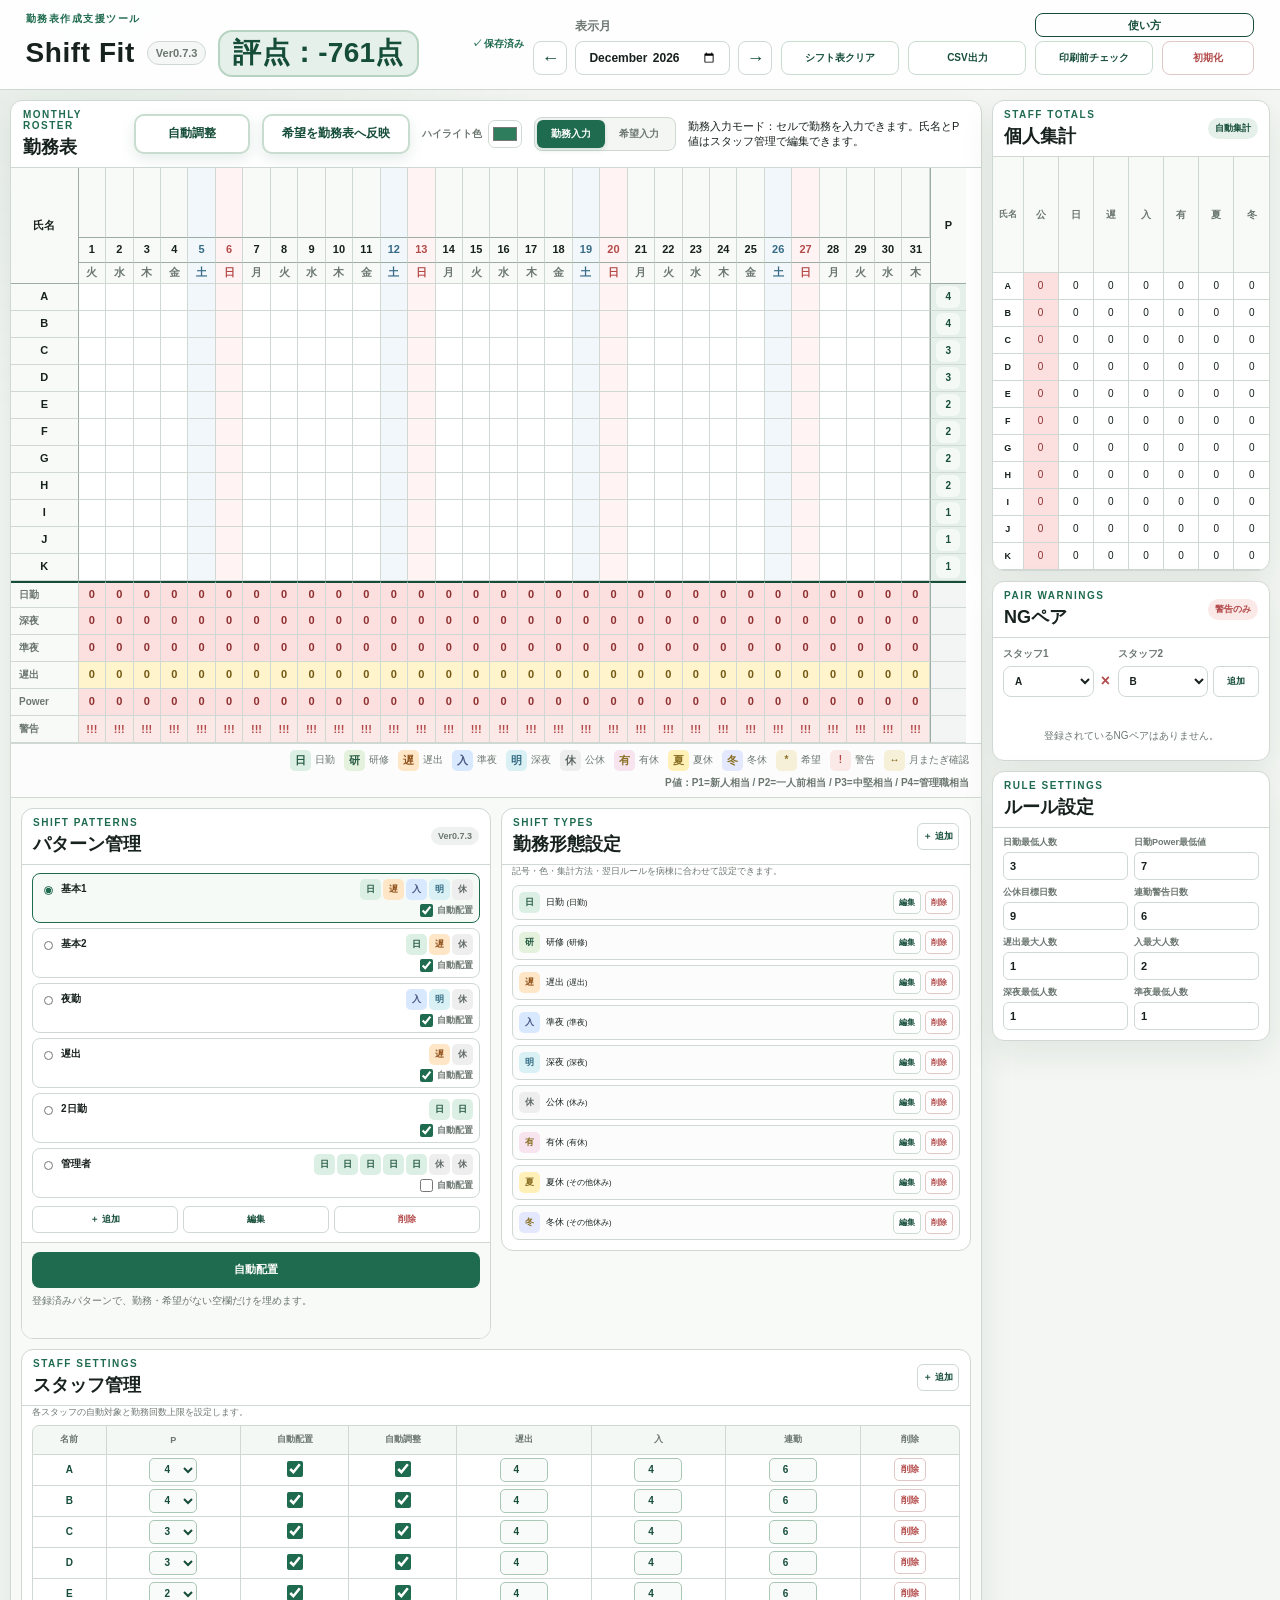
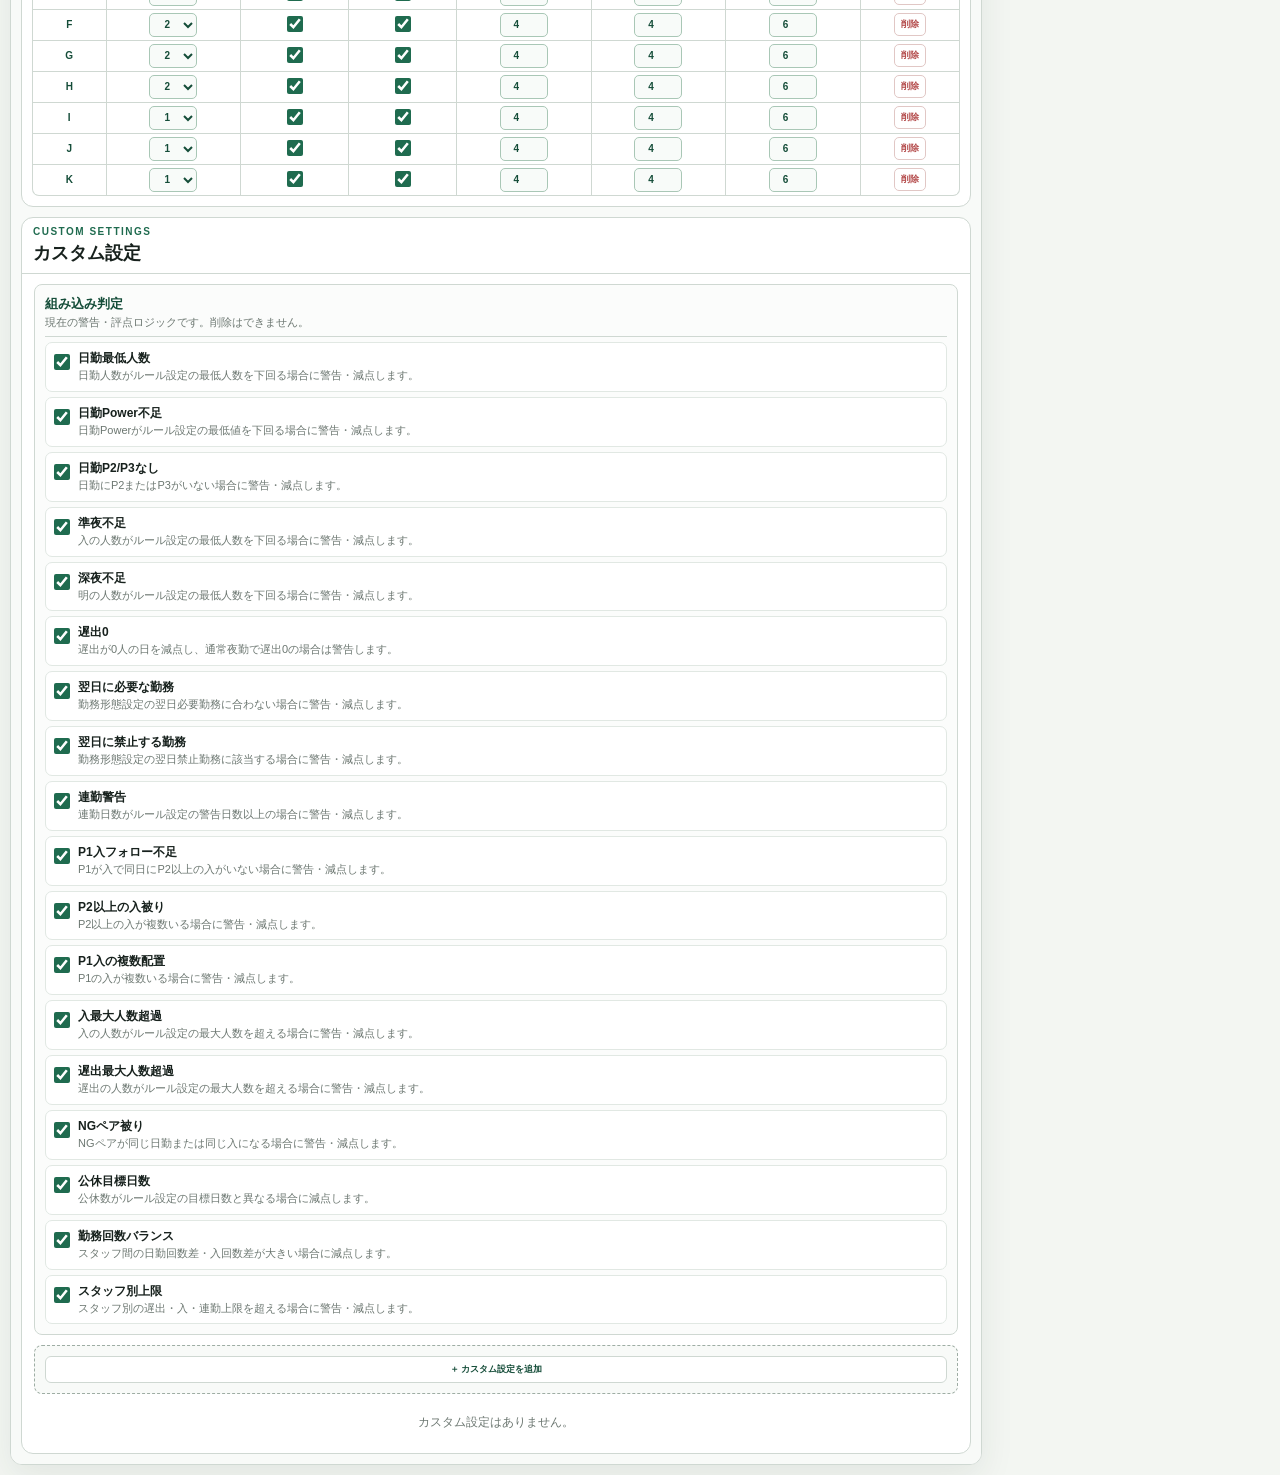
<file: index.html>
<!doctype html>
<html lang="ja">
  <head>
    <meta charset="UTF-8" />
    <meta name="viewport" content="width=device-width, initial-scale=1.0" />
    <title>Shift Fit - 勤務表作成支援ツール - Ver0.7.3</title>
    <link rel="stylesheet" href="styles.css" />
  </head>
  <body>
    <header class="app-header">
      <div class="title-area">
        <p class="eyebrow">勤務表作成支援ツール</p>
        <div class="title-line">
          <h1>Shift Fit</h1>
          <span class="app-version-badge">Ver0.7.3</span>
          <div class="shift-score-wrap">
            <button
              id="shift-score"
              class="shift-score"
              type="button"
              aria-expanded="false"
              aria-controls="shift-score-panel"
            >
              評点：--点
            </button>
            <div id="shift-score-panel" class="shift-score-panel" hidden></div>
          </div>
        </div>
      </div>

      <div class="header-actions">
        <span id="save-status" class="save-status" role="status" aria-live="polite">
          ✓ 保存済み
        </span>
        <div class="month-control" aria-label="表示年月">
          <button id="previous-month" class="icon-button" type="button" aria-label="前の月">
            &larr;
          </button>
          <label>
            <span>表示月</span>
            <input id="month-picker" type="month" />
          </label>
          <button id="next-month" class="icon-button" type="button" aria-label="次の月">
            &rarr;
          </button>
        </div>
        <button id="clear-shifts" class="clear-shifts-button" type="button">
          シフト表クリア
        </button>
        <button id="open-export-dialog" class="clear-shifts-button csv-menu-button" type="button">
          CSV出力
        </button>
        <div class="header-utility-actions">
          <a class="manual-link" href="docs/manual.html" target="_blank" rel="noopener">
            使い方
          </a>
          <button id="print-check" class="clear-shifts-button print-check-button" type="button">
            印刷前チェック
          </button>
          <button id="reset-app" class="reset-button" type="button">初期化</button>
        </div>
      </div>
    </header>

    <section class="print-cover" aria-label="印刷用ヘッダー">
      <div>
        <p class="print-kicker">提出前チェック用</p>
        <h1>Shift Fit - 勤務表作成支援ツール -</h1>
      </div>
      <dl class="print-meta">
        <div>
          <dt>対象年月</dt>
          <dd id="print-period">--</dd>
        </div>
        <div>
          <dt>作成日</dt>
          <dd id="print-created-date">--</dd>
        </div>
        <div>
          <dt>バージョン</dt>
          <dd id="print-version">Ver0.7.3</dd>
        </div>
      </dl>
    </section>

    <main class="app-shell">
      <section class="schedule-panel" aria-labelledby="schedule-heading">
        <div class="section-heading">
          <div>
            <p class="section-kicker">MONTHLY ROSTER</p>
            <h2 id="schedule-heading">勤務表</h2>
          </div>
          <div class="schedule-tools">
            <button id="auto-adjust-shifts" class="auto-adjust-button" type="button">
              自動調整
            </button>
            <button id="apply-requests-to-shifts" class="auto-adjust-button request-apply-button" type="button">
              希望を勤務表へ反映
            </button>
            <label class="highlight-color-control">
              <span>ハイライト色</span>
              <input id="highlight-color-picker" type="color" value="#2e7d5c" />
            </label>
            <div class="input-mode-toggle" role="group" aria-label="入力モード">
              <button class="mode-button is-active" type="button" data-input-mode="shift">
                勤務入力
              </button>
              <button class="mode-button" type="button" data-input-mode="request">
                希望入力
              </button>
            </div>
            <p id="table-hint" class="table-hint table-hint-top">
              勤務セルをクリックすると、勤務記号やパターンを入力できます。
            </p>
          </div>
        </div>

        <div id="schedule-scroll" class="schedule-scroll">
          <table id="schedule-table" class="schedule-table">
            <caption class="sr-only">月間勤務表と日別集計</caption>
          </table>
        </div>

        <div class="table-legend" aria-label="勤務記号とP値の凡例">
          <div id="shift-type-legend" class="legend legend-shifts">
            <span><i class="legend-chip shift-day">日</i>日勤</span>
            <span><i class="legend-chip shift-late">遅</i>遅出</span>
            <span><i class="legend-chip shift-night">入</i>夜勤入</span>
            <span><i class="legend-chip shift-after">明</i>夜勤明</span>
            <span><i class="legend-chip shift-off">休</i>公休</span>
            <span><i class="legend-chip shift-paid">有</i>有休</span>
            <span><i class="legend-chip shift-summer">夏</i>夏休</span>
            <span><i class="legend-chip shift-winter">冬</i>冬休</span>
            <span><i class="legend-chip request-legend">*</i>希望</span>
            <span><i class="legend-chip warning-legend">!</i>警告</span>
            <span><i class="legend-chip boundary-legend">↔</i>月またぎ確認</span>
          </div>
          <p class="power-legend">
            P値：P1=新人相当 / P2=一人前相当 / P3=中堅相当 / P4=管理職相当
          </p>
        </div>

        <div class="settings-grid" aria-label="勤務表下の設定">
          <section class="pattern-card pattern-card-wide" aria-labelledby="pattern-heading">
            <div class="card-heading">
              <div>
                <p class="section-kicker">SHIFT PATTERNS</p>
                <h2 id="pattern-heading">パターン管理</h2>
              </div>
              <span class="version-badge">Ver0.7.3</span>
            </div>

            <div id="pattern-list" class="pattern-list" role="group" aria-label="パターン選択"></div>

            <div class="pattern-actions">
              <button id="add-pattern" class="compact-button" type="button">＋ 追加</button>
              <button id="edit-pattern" class="compact-button" type="button">編集</button>
              <button id="delete-pattern" class="compact-button danger-button" type="button">
                削除
              </button>
            </div>

            <div class="auto-placement">
              <button id="auto-place-patterns" class="auto-place-button" type="button">
                自動配置
              </button>
              <p class="auto-place-hint">
                登録済みパターンで、勤務・希望がない空欄だけを埋めます。
              </p>
              <p
                id="auto-placement-result"
                class="auto-placement-result"
                role="status"
                aria-live="polite"
              ></p>
            </div>
          </section>

          <section class="side-card shift-type-card" aria-labelledby="shift-type-heading">
            <div class="card-heading">
              <div>
                <p class="section-kicker">SHIFT TYPES</p>
                <h2 id="shift-type-heading">勤務形態設定</h2>
              </div>
              <button id="add-shift-type" class="compact-button" type="button">＋ 追加</button>
            </div>
            <p class="shift-type-help">記号・色・集計方法・翌日ルールを病棟に合わせて設定できます。</p>
            <div id="shift-type-list" class="shift-type-list"></div>
          </section>

          <section class="side-card staff-card" aria-labelledby="staff-settings-heading">
            <div class="card-heading">
              <div>
                <p class="section-kicker">STAFF SETTINGS</p>
                <h2 id="staff-settings-heading">スタッフ管理</h2>
              </div>
              <button id="add-staff" class="compact-button" type="button">＋ 追加</button>
            </div>
            <p class="staff-settings-help">各スタッフの自動対象と勤務回数上限を設定します。</p>
            <div id="staff-settings-list" class="staff-settings-list"></div>
          </section>

          <section class="side-card custom-settings-card" aria-labelledby="custom-settings-heading">
            <div class="card-heading">
              <div>
                <p class="section-kicker">CUSTOM SETTINGS</p>
                <h2 id="custom-settings-heading">カスタム設定</h2>
              </div>
            </div>
            <div id="custom-settings" class="custom-settings"></div>
          </section>
        </div>
      </section>

      <aside class="sidebar">
        <section class="side-card summary-card" aria-labelledby="summary-heading">
          <div class="card-heading">
            <div>
              <p class="section-kicker">STAFF TOTALS</p>
              <h2 id="summary-heading">個人集計</h2>
            </div>
            <span class="auto-badge">自動集計</span>
          </div>
          <div class="side-table-wrap">
            <table id="summary-table" class="side-table">
              <caption class="sr-only">スタッフ別勤務集計</caption>
            </table>
          </div>
        </section>

        <section class="side-card ng-pair-card" aria-labelledby="ng-pair-heading">
          <div class="card-heading">
            <div>
              <p class="section-kicker">PAIR WARNINGS</p>
              <h2 id="ng-pair-heading">NGペア</h2>
            </div>
            <span class="warning-badge">警告のみ</span>
          </div>
          <div class="ng-pair-form">
            <label><span>スタッフ1</span><select id="ng-pair-first"></select></label>
            <span class="ng-pair-symbol" aria-hidden="true">&times;</span>
            <label><span>スタッフ2</span><select id="ng-pair-second"></select></label>
            <button id="add-ng-pair" class="compact-button" type="button">追加</button>
          </div>
          <p id="ng-pair-error" class="ng-pair-error" role="alert"></p>
          <div id="ng-pair-list" class="ng-pair-list" aria-label="登録済みNGペア"></div>
        </section>

        <section class="side-card rule-card" aria-labelledby="rule-settings-heading">
          <div class="card-heading">
            <div>
              <p class="section-kicker">RULE SETTINGS</p>
              <h2 id="rule-settings-heading">ルール設定</h2>
            </div>
          </div>
          <div id="rule-settings" class="rule-settings"></div>
        </section>

      </aside>
    </main>

    <section class="print-notes" aria-label="印刷時の注意書き">
      <p>
        注意：Shift Fitで作成した勤務予定表は提出前確認用です。警告、評点、自動配置、自動調整の結果を含め、最終確認は必ず人が行ってください。
        <span class="print-request-note">「*」は希望勤務が登録されているセルを示します。</span>
      </p>
    </section>

    <div id="cell-editor" class="cell-editor" hidden>
      <p id="cell-editor-title">勤務を選択</p>
      <div id="cell-editor-options" class="cell-editor-options"></div>
    </div>

    <aside id="app-notice" class="app-notice" role="status" aria-live="polite" hidden>
      <button id="app-notice-close" class="notice-close" type="button" aria-label="通知を閉じる">
        &times;
      </button>
      <p id="app-notice-message"></p>
      <ul id="app-notice-details"></ul>
    </aside>

    <dialog id="staff-name-dialog" class="staff-name-dialog">
      <form id="staff-name-form">
        <div class="dialog-heading">
          <div>
            <p class="section-kicker">STAFF NAME</p>
            <h2>氏名編集</h2>
          </div>
          <button id="staff-name-close" class="dialog-close" type="button" aria-label="閉じる">
            &times;
          </button>
        </div>

        <label class="dialog-field">
          <span>氏名</span>
          <input
            id="staff-name-input"
            type="text"
            maxlength="20"
            autocomplete="off"
            required
          />
        </label>
        <p id="staff-name-error" class="form-error" role="alert"></p>

        <div class="dialog-actions">
          <button id="staff-name-cancel" class="secondary-button" type="button">
            キャンセル
          </button>
          <button class="primary-button dialog-primary" type="submit">保存</button>
        </div>
      </form>
    </dialog>

    <dialog id="warning-dialog" class="warning-dialog">
      <form method="dialog">
        <div class="dialog-heading">
          <div>
            <p class="section-kicker">WARNING DETAILS</p>
            <h2 id="warning-title">警告詳細</h2>
          </div>
          <button class="dialog-close" value="close" aria-label="閉じる">&times;</button>
        </div>
        <ul id="warning-list" class="warning-list"></ul>
        <section id="boundary-note-section" class="boundary-note-section" hidden>
          <h3>月またぎ確認</h3>
          <ul id="boundary-note-list" class="boundary-note-list"></ul>
        </section>
        <button class="secondary-button" value="close">閉じる</button>
      </form>
    </dialog>

    <dialog id="export-dialog" class="export-dialog">
      <form method="dialog">
        <div class="dialog-heading">
          <div>
            <p class="section-kicker">CSV EXPORT</p>
            <h2>CSV出力</h2>
          </div>
          <button id="export-dialog-close" class="dialog-close" type="button" aria-label="閉じる">&times;</button>
        </div>

        <div class="export-actions export-choice-list" aria-label="CSV出力">
          <button id="export-schedule-csv" class="export-choice-button" type="button">
            <strong>勤務表CSV</strong>
            <span>氏名、P値、日ごとの勤務を出力します。</span>
          </button>
          <button id="export-staff-summary-csv" class="export-choice-button" type="button">
            <strong>個人集計CSV</strong>
            <span>スタッフごとの公休、日勤、遅出、入などを出力します。</span>
          </button>
          <button id="export-daily-summary-csv" class="export-choice-button" type="button">
            <strong>日別集計CSV</strong>
            <span>日ごとの日勤、深夜、準夜、遅出、Powerを出力します。</span>
          </button>
          <button id="export-warnings-csv" class="export-choice-button" type="button">
            <strong>警告CSV</strong>
            <span>日ごとの警告内容を一覧で出力します。</span>
          </button>
        </div>

        <div class="dialog-actions export-dialog-actions">
          <button id="export-dialog-cancel" class="secondary-button" type="button">キャンセル</button>
        </div>
      </form>
    </dialog>

    <dialog id="day-note-dialog" class="day-note-dialog">
      <form id="day-note-form">
        <div class="dialog-heading">
          <div>
            <p class="section-kicker">DAY EVENT</p>
            <h2 id="day-note-dialog-title">行事予定編集</h2>
          </div>
          <button id="day-note-close" class="dialog-close" type="button" aria-label="閉じる">&times;</button>
        </div>

        <label class="dialog-field">
          <span>行事予定名</span>
          <input id="day-note-title" type="text" maxlength="40" autocomplete="off" />
        </label>
        <label class="dialog-field">
          <span>メモ</span>
          <textarea id="day-note-memo" rows="3" maxlength="160"></textarea>
        </label>

        <fieldset class="day-note-fieldset">
          <legend>参加スタッフ</legend>
          <div id="day-note-staff-list" class="day-note-staff-list"></div>
        </fieldset>

        <fieldset class="day-note-fieldset">
          <legend>参加スタッフに設定する希望勤務</legend>
          <div id="day-note-request-options" class="day-note-request-options"></div>
        </fieldset>

        <p id="day-note-error" class="form-error" role="alert"></p>
        <div class="dialog-actions">
          <button id="day-note-delete" class="secondary-button danger-button" type="button">削除</button>
          <button id="day-note-cancel" class="secondary-button" type="button">キャンセル</button>
          <button class="primary-button dialog-primary" type="submit">保存</button>
        </div>
      </form>
    </dialog>

    <dialog id="pattern-dialog" class="pattern-dialog">
      <form id="pattern-editor-form">
        <div class="dialog-heading">
          <div>
            <p class="section-kicker">PATTERN EDITOR</p>
            <h2 id="pattern-dialog-title">パターン追加</h2>
          </div>
          <button id="pattern-dialog-close" class="dialog-close" type="button" aria-label="閉じる">
            &times;
          </button>
        </div>

        <label class="dialog-field">
          <span>パターン名</span>
          <input id="pattern-name-input" type="text" maxlength="24" required />
        </label>

        <div class="sequence-editor">
          <span class="field-label">勤務の並び</span>
          <div id="pattern-sequence" class="pattern-sequence"></div>
          <div id="shift-add-buttons" class="shift-add-buttons" aria-label="勤務記号を追加"></div>
          <p class="sequence-hint">記号を押すと末尾に追加、並びの記号を押すと削除します。</p>
        </div>

        <p id="pattern-editor-error" class="form-error" role="alert"></p>
        <div class="dialog-actions">
          <button id="pattern-dialog-cancel" class="secondary-button" type="button">
            キャンセル
          </button>
          <button class="primary-button dialog-primary" type="submit">保存</button>
        </div>
      </form>
    </dialog>

    <dialog id="custom-rule-dialog" class="custom-rule-dialog">
      <form method="dialog">
        <div class="dialog-heading">
          <div>
            <p class="section-kicker">CUSTOM RULE</p>
            <h2>カスタム設定を追加</h2>
          </div>
          <button id="custom-rule-dialog-close" class="dialog-close" type="button" aria-label="閉じる">&times;</button>
        </div>

        <div class="custom-rule-choice-list" aria-label="追加するカスタム設定タイプ">
          <button class="custom-rule-choice" type="button" data-custom-rule-choice="zero-suppression">
            <strong>人数条件で警告・減点を無効化</strong>
            <span>例：入が2人以上なら、遅出0の警告・減点を無効にする</span>
          </button>
          <button class="custom-rule-choice" type="button" data-custom-rule-choice="power-follow">
            <strong>P値フォロー判定</strong>
            <span>例：P1が入なら、P2以上のスタッフを入に1人以上必要にする</span>
          </button>
          <button class="custom-rule-choice" type="button" data-custom-rule-choice="power-count-excess">
            <strong>P値人数超過判定</strong>
            <span>例：P2以上の入が2人以上いる場合に警告・減点する</span>
          </button>
          <button class="custom-rule-choice" type="button" data-custom-rule-choice="ng-pair-shift">
            <strong>NGペア勤務被り判定</strong>
            <span>例：NGペアが同じ遅、または入と遅になる場合に警告・減点する</span>
          </button>
        </div>

        <div class="dialog-actions custom-rule-dialog-actions">
          <button id="custom-rule-dialog-cancel" class="secondary-button" type="button">キャンセル</button>
        </div>
      </form>
    </dialog>

    <dialog id="shift-type-dialog" class="shift-type-dialog">
      <form id="shift-type-form">
        <div class="dialog-heading">
          <div>
            <p class="section-kicker">SHIFT TYPE EDITOR</p>
            <h2 id="shift-type-dialog-title">勤務形態追加</h2>
          </div>
          <button id="shift-type-close" class="dialog-close" type="button" aria-label="閉じる">&times;</button>
        </div>

        <div class="shift-type-basic-fields">
          <label class="dialog-field"><span>記号</span><input id="shift-type-symbol" type="text" maxlength="4" required /></label>
          <label class="dialog-field"><span>名称</span><input id="shift-type-name" type="text" maxlength="20" required /></label>
          <label class="dialog-field"><span>区分</span><select id="shift-type-category"></select></label>
          <label class="dialog-field"><span>色</span><input id="shift-type-color" type="color" value="#dcefe5" /></label>
        </div>

        <div class="shift-type-composition-fields">
          <label class="dialog-field"><span>構成タイプ</span><select id="shift-type-composition"></select></label>
          <label class="dialog-field half-day-field"><span>午前の勤務</span><select id="shift-type-morning"></select></label>
          <label class="dialog-field half-day-field"><span>午後の勤務</span><select id="shift-type-afternoon"></select></label>
        </div>

        <fieldset class="shift-type-flags">
          <legend>勤務・集計属性</legend>
          <label><input type="checkbox" data-shift-type-flag="isWork" />勤務扱い</label>
          <label><input type="checkbox" data-shift-type-flag="isRest" />休み扱い</label>
          <label><input type="checkbox" data-shift-type-flag="countsAsDay" />日勤人数</label>
          <label><input type="checkbox" data-shift-type-flag="countsAsLate" />遅出人数</label>
          <label><input type="checkbox" data-shift-type-flag="countsAsEvening" />準夜人数</label>
          <label><input type="checkbox" data-shift-type-flag="countsAsDeepNight" />深夜人数</label>
          <label><input type="checkbox" data-shift-type-flag="countsAsPublicHoliday" />公休</label>
          <label><input type="checkbox" data-shift-type-flag="countsAsPaid" />有休</label>
          <label><input type="checkbox" data-shift-type-flag="countsAsSummer" />夏休</label>
          <label><input type="checkbox" data-shift-type-flag="countsAsWinter" />冬休</label>
          <label><input type="checkbox" data-shift-type-flag="countsForPower" />Power</label>
          <label><input type="checkbox" data-shift-type-flag="countsForConsecutive" />連勤</label>
          <label><input type="checkbox" data-shift-type-flag="useForAuto" />自動配置で使用</label>
          <label><input type="checkbox" data-shift-type-flag="blockedBeforeRequestedOff" />希望休の前日は禁止</label>
        </fieldset>

        <div class="shift-type-rule-fields">
          <label class="dialog-field"><span>翌日に必要な勤務</span><select id="shift-type-required-next"></select></label>
          <fieldset class="forbidden-next-field">
            <legend>翌日に禁止する勤務（複数可）</legend>
            <div id="shift-type-forbidden-next" class="forbidden-next-options"></div>
          </fieldset>
        </div>
        <p id="shift-type-error" class="form-error" role="alert"></p>
        <div class="dialog-actions">
          <button id="shift-type-cancel" class="secondary-button" type="button">キャンセル</button>
          <button class="primary-button dialog-primary" type="submit">保存</button>
        </div>
      </form>
    </dialog>

    <script src="warning-logic.js"></script>
    <script src="app.js"></script>
  </body>
</html>
</file>
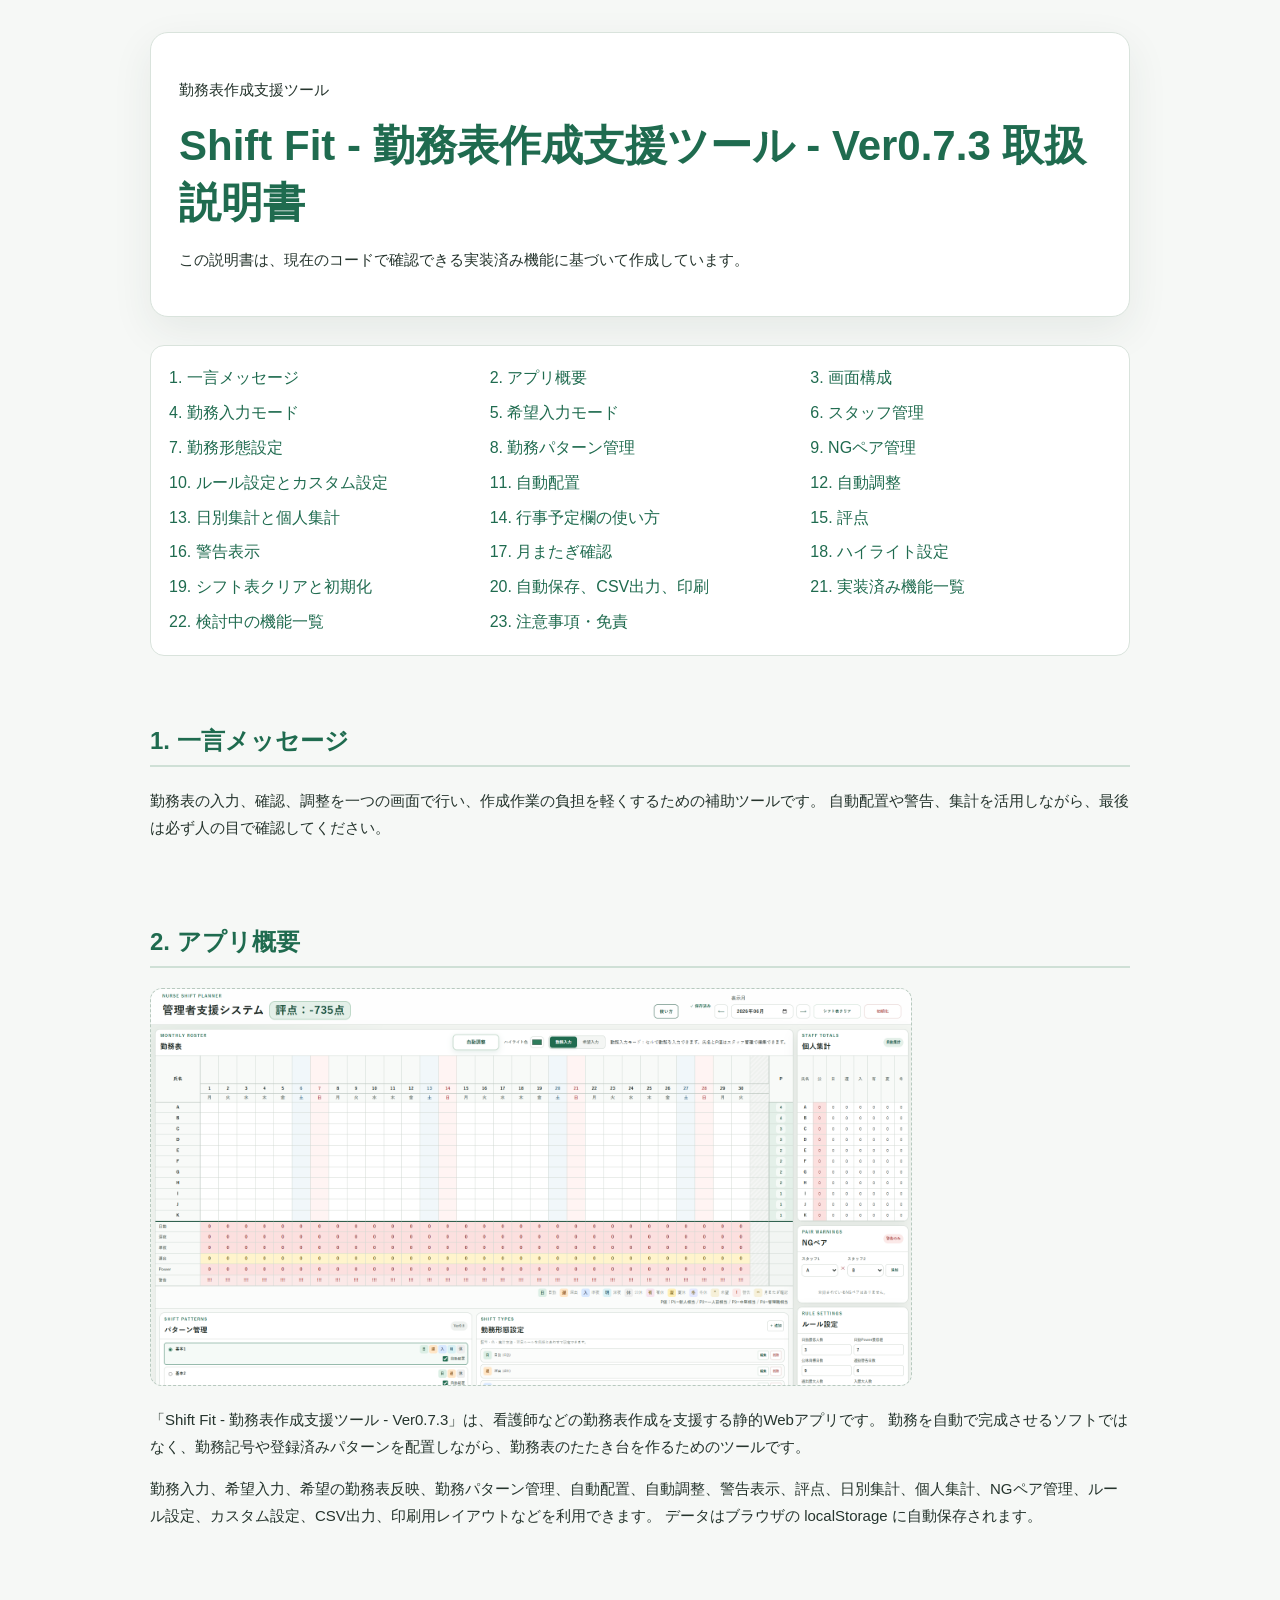
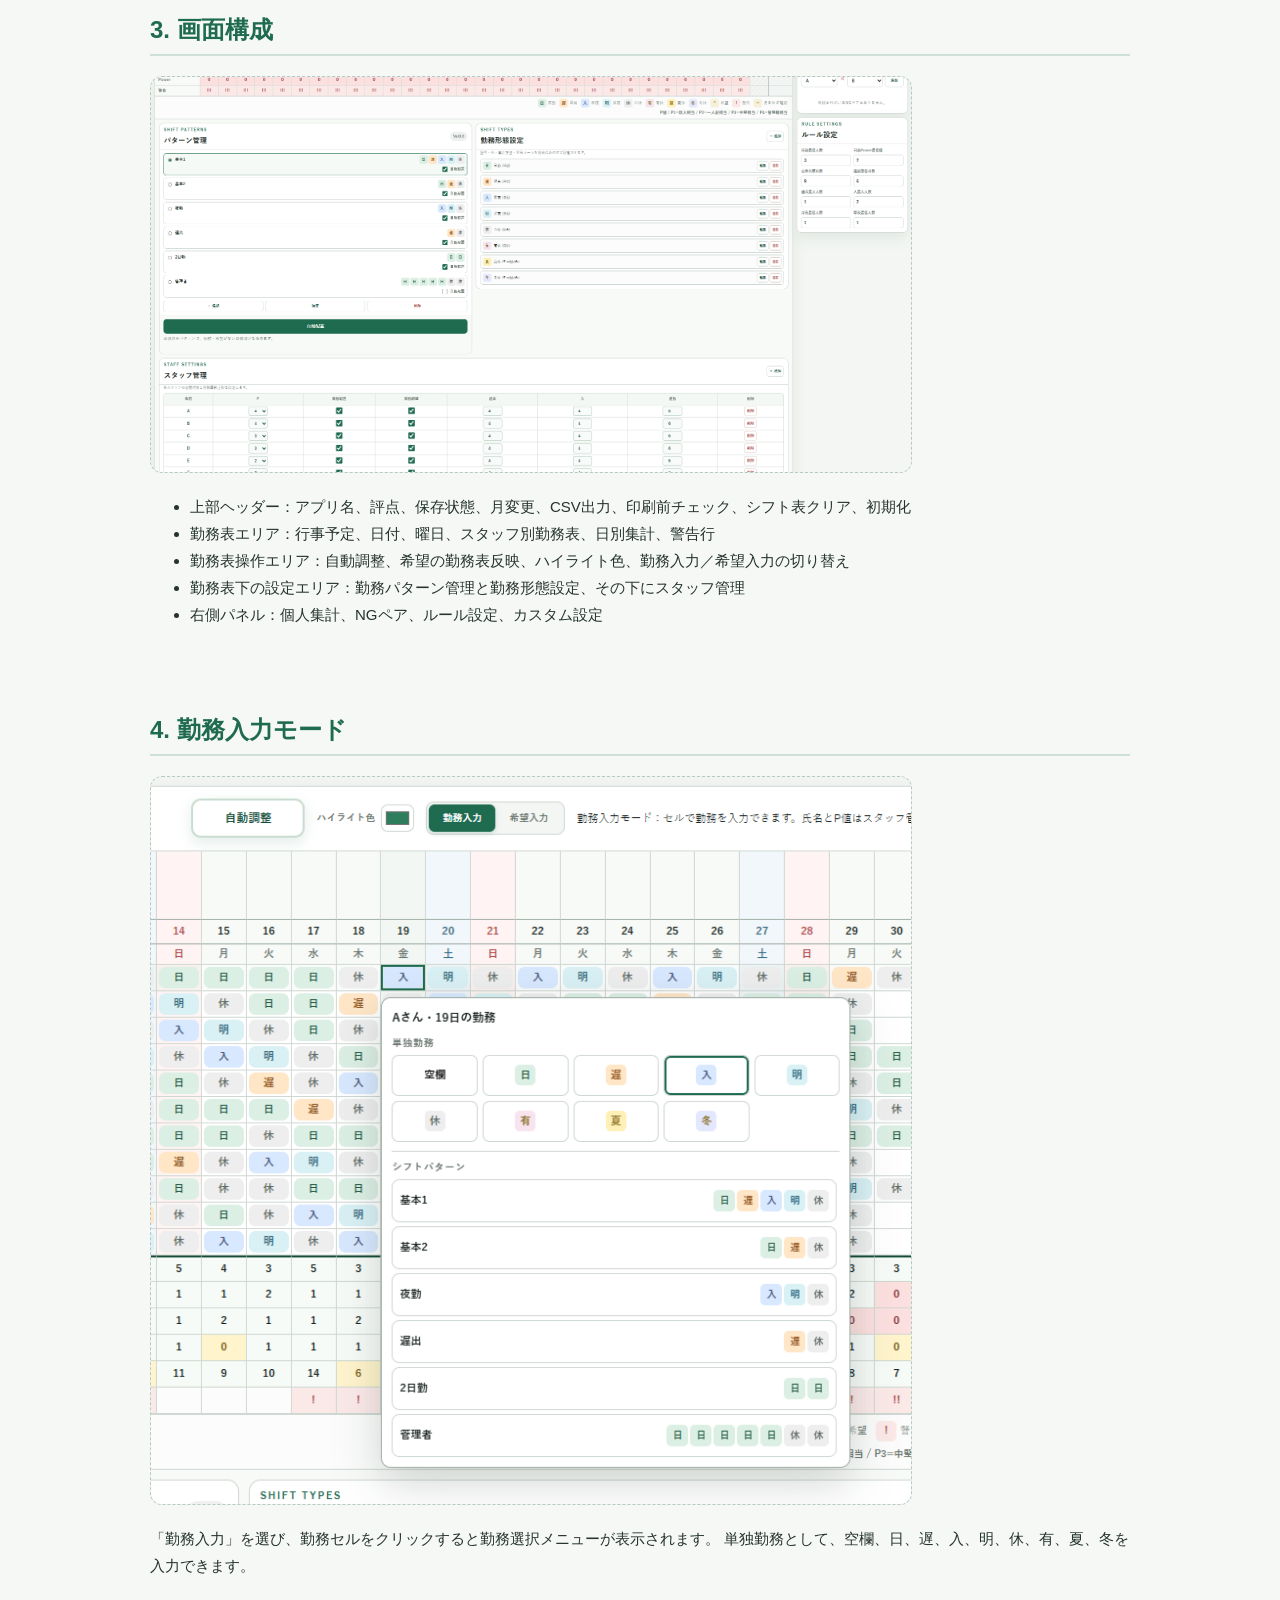
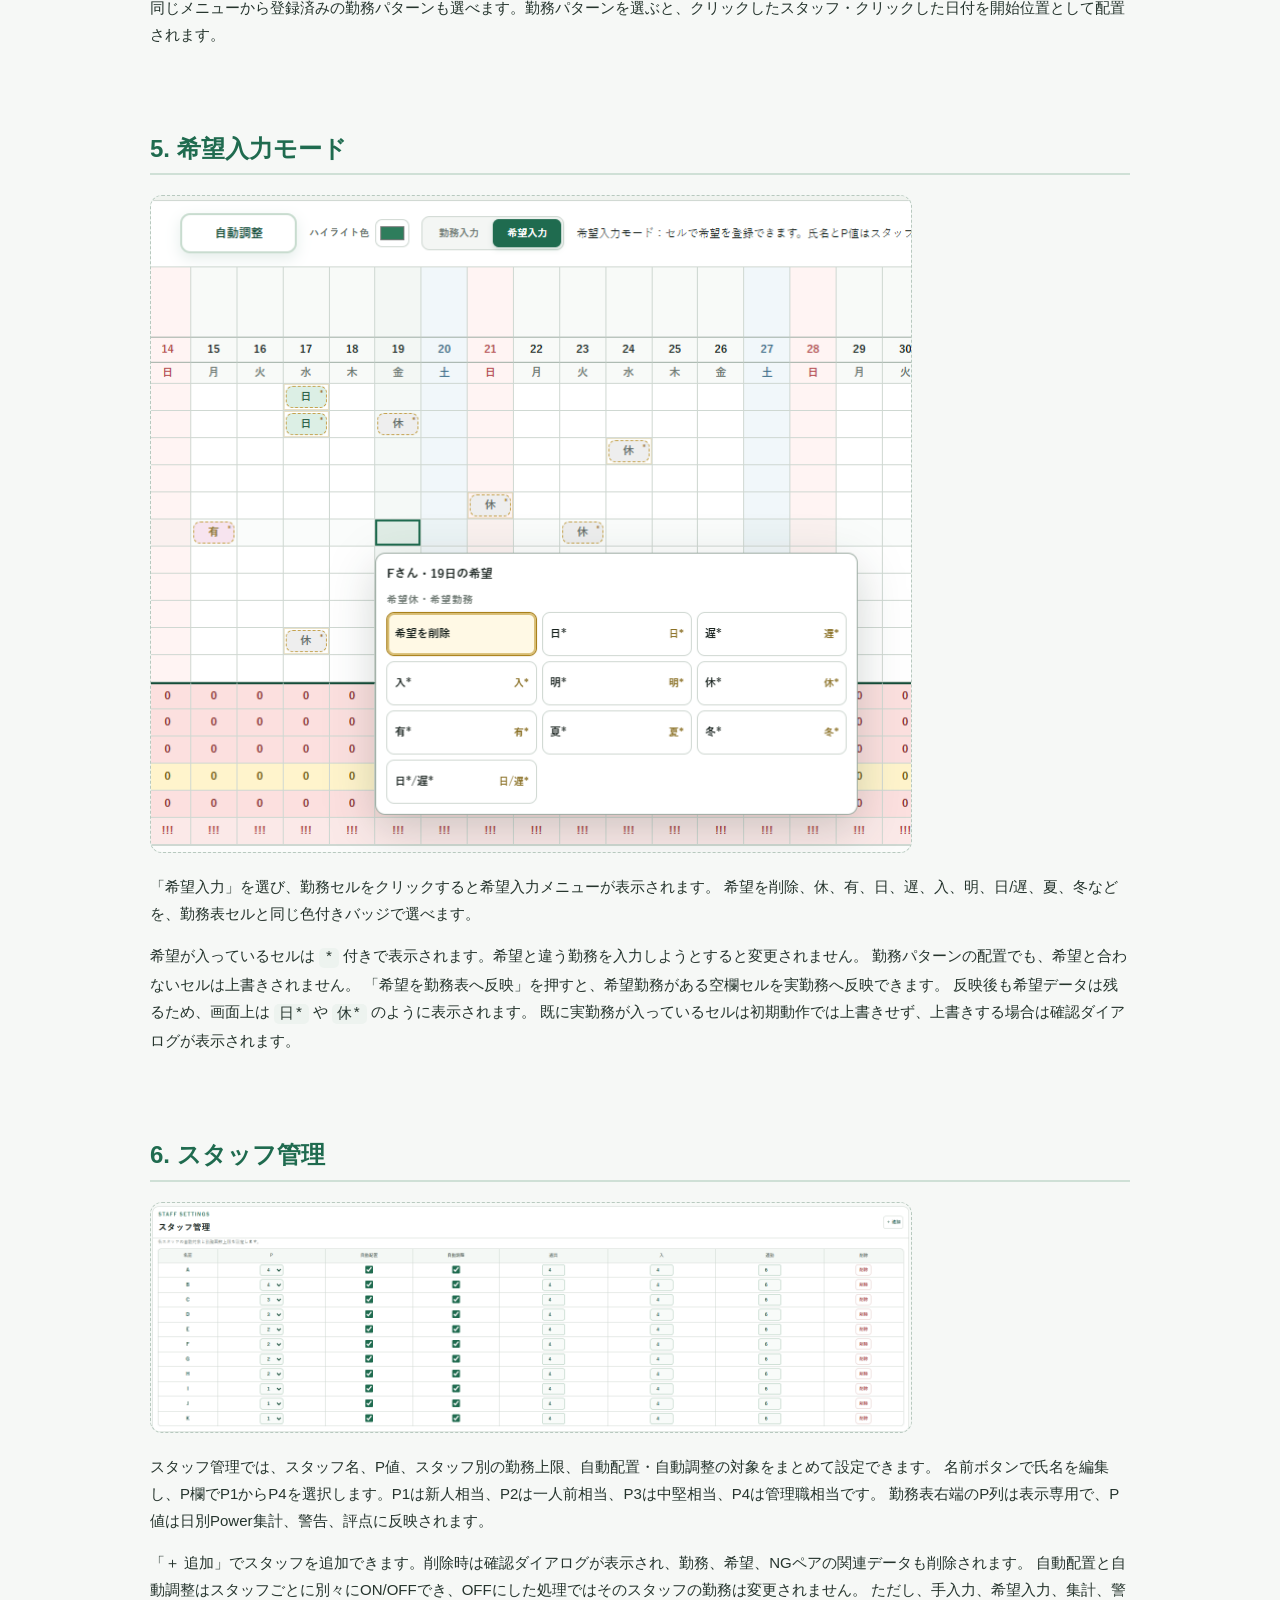
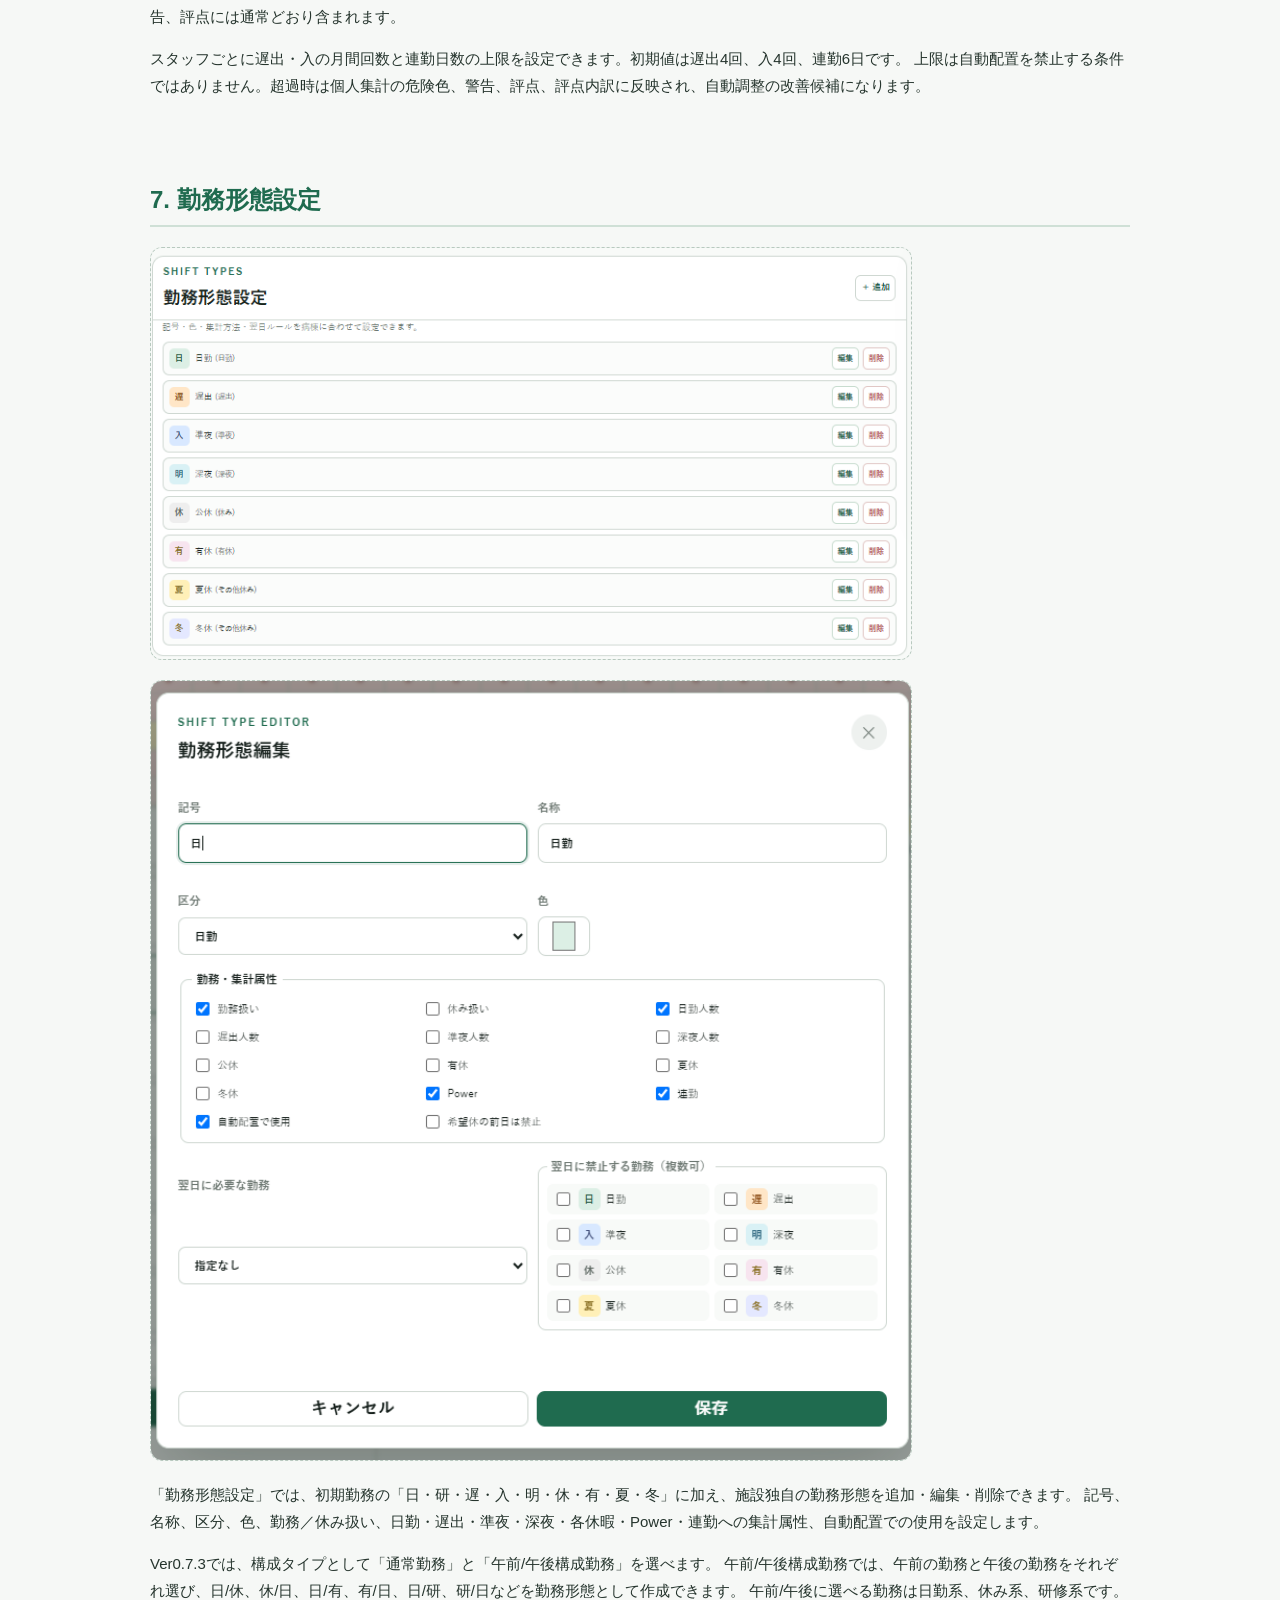
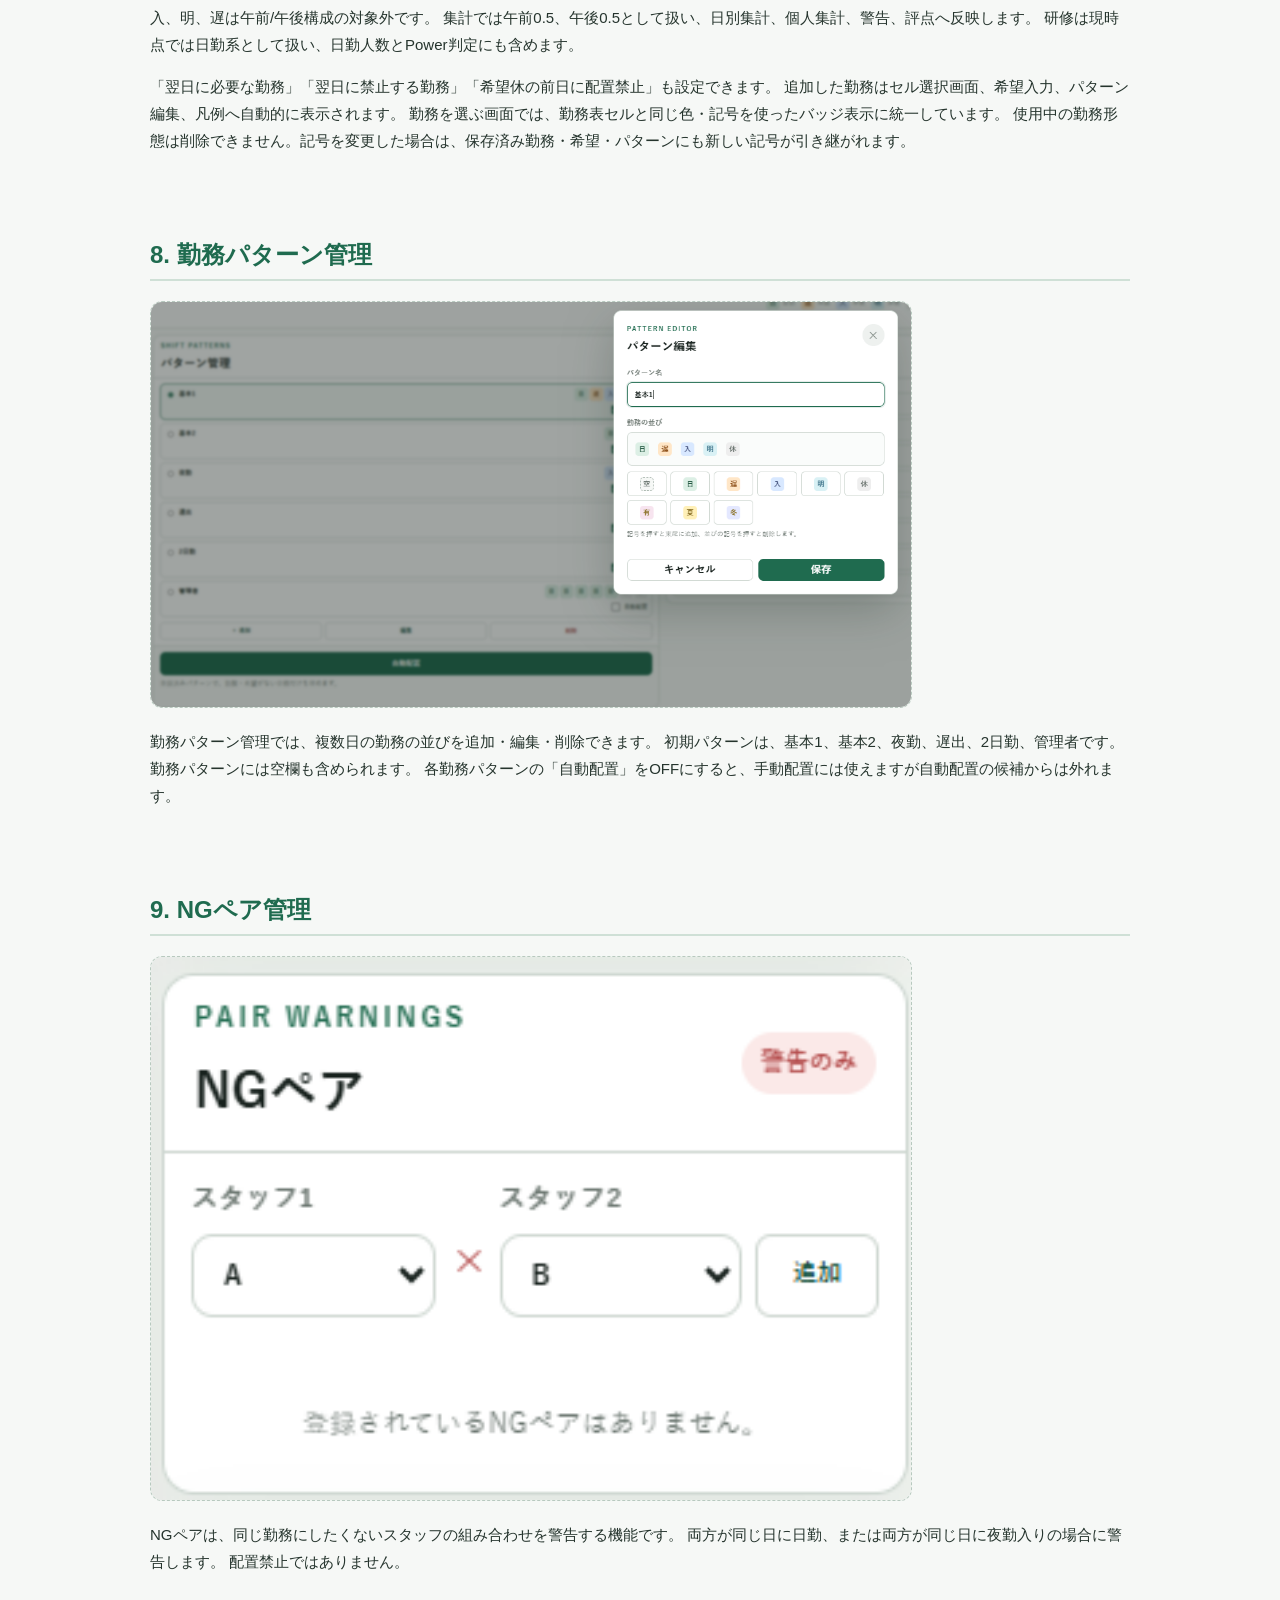
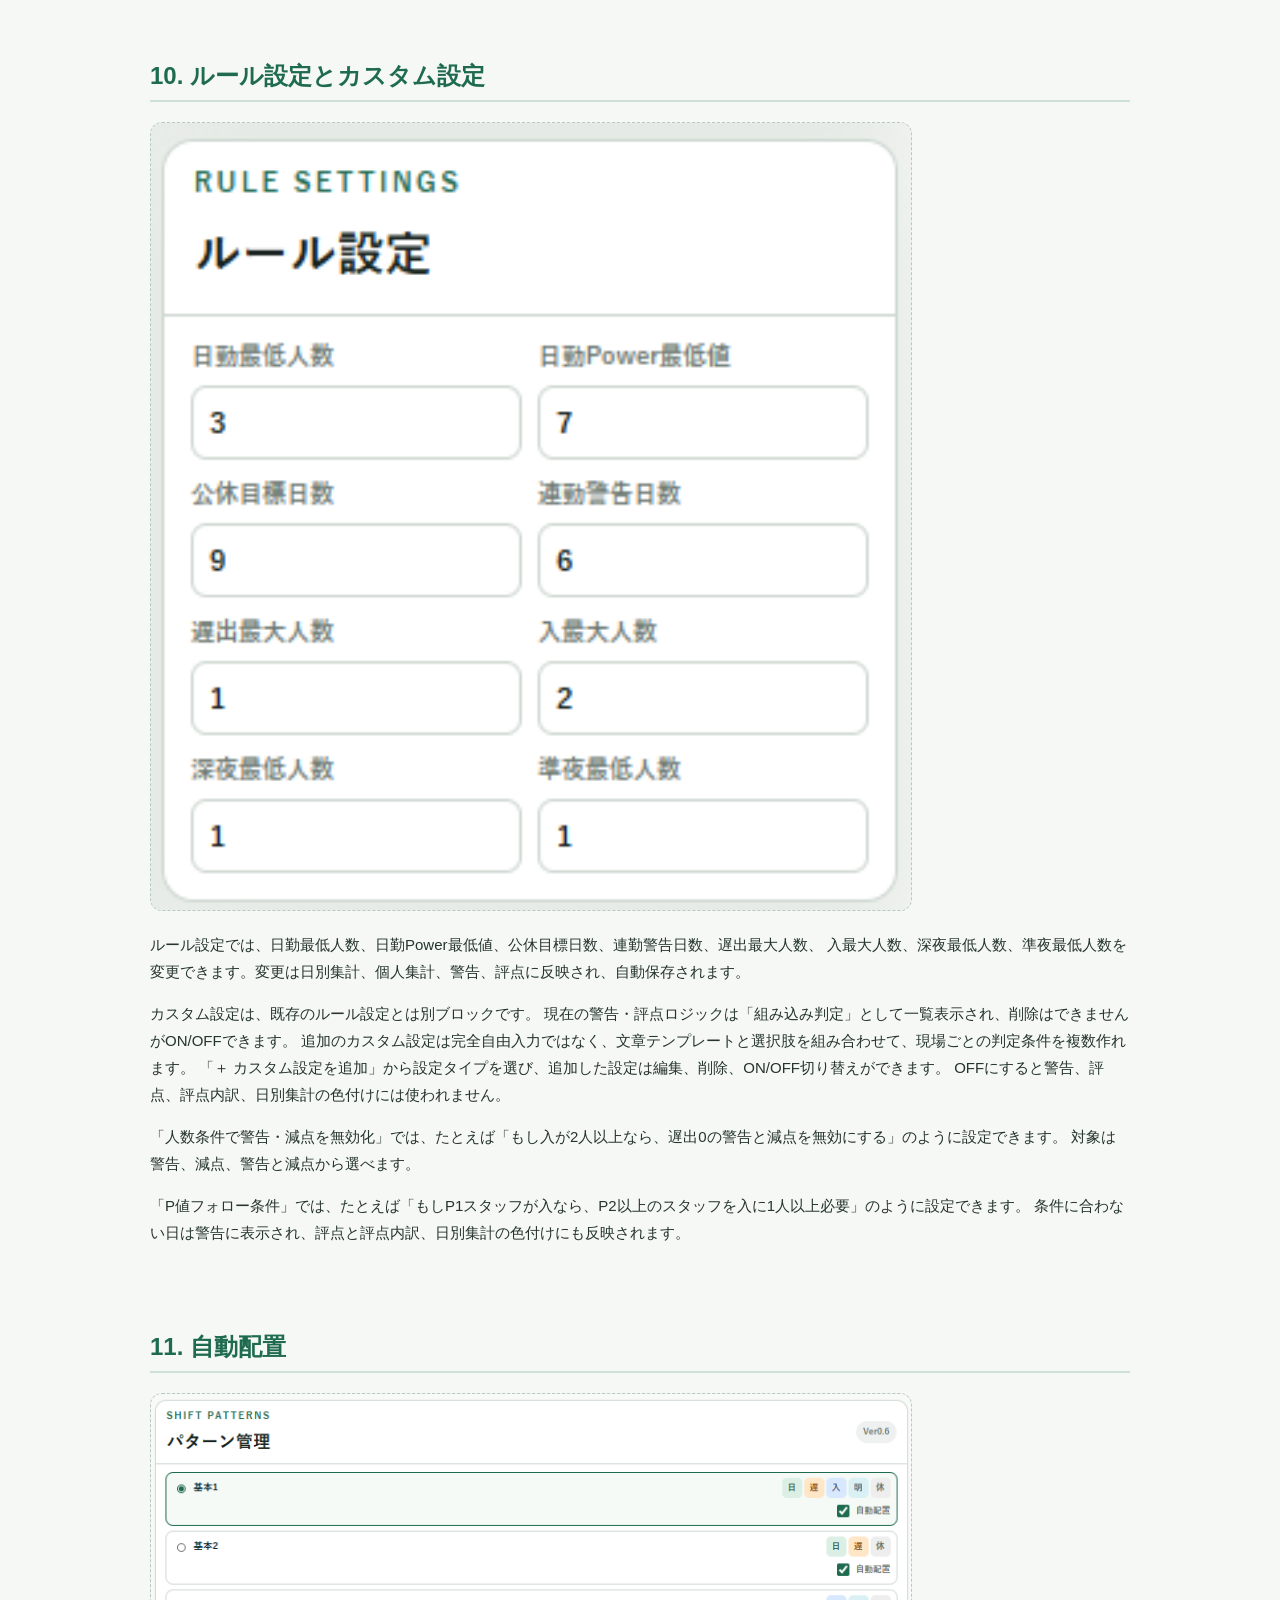
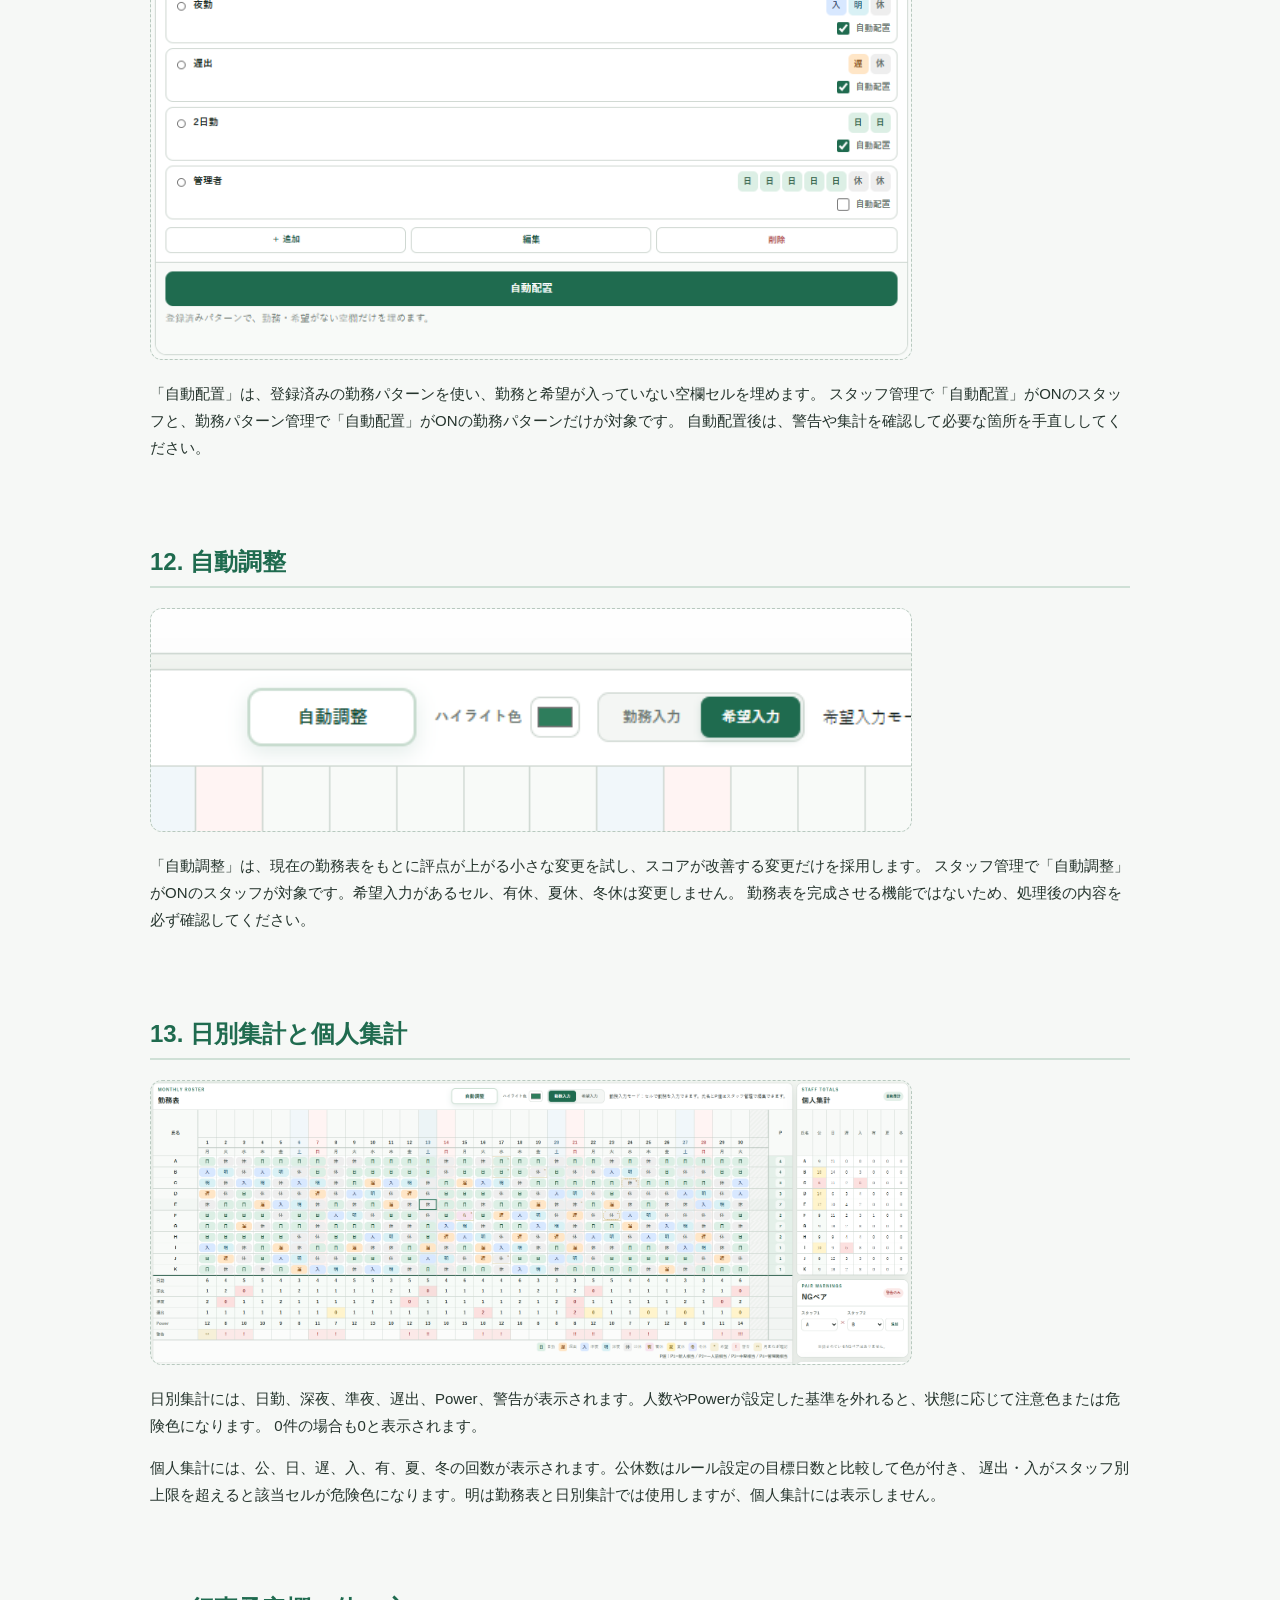
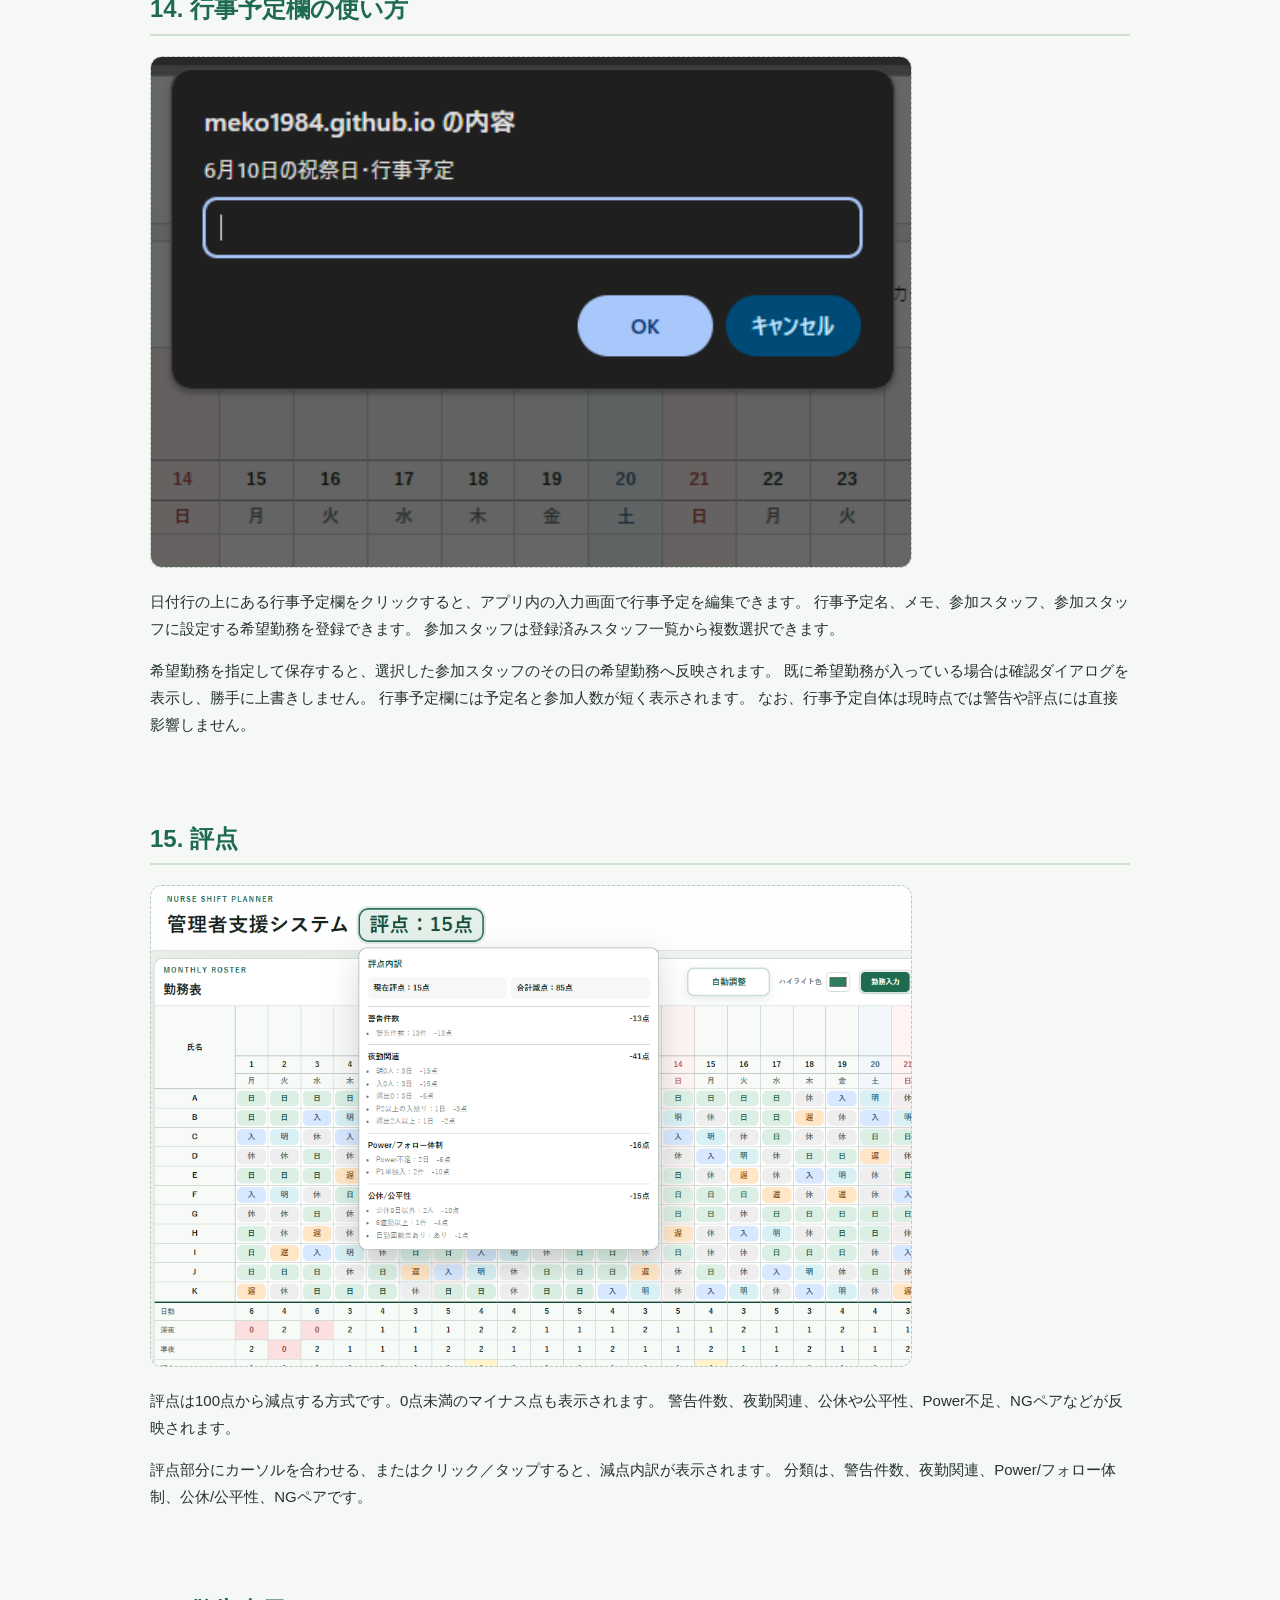
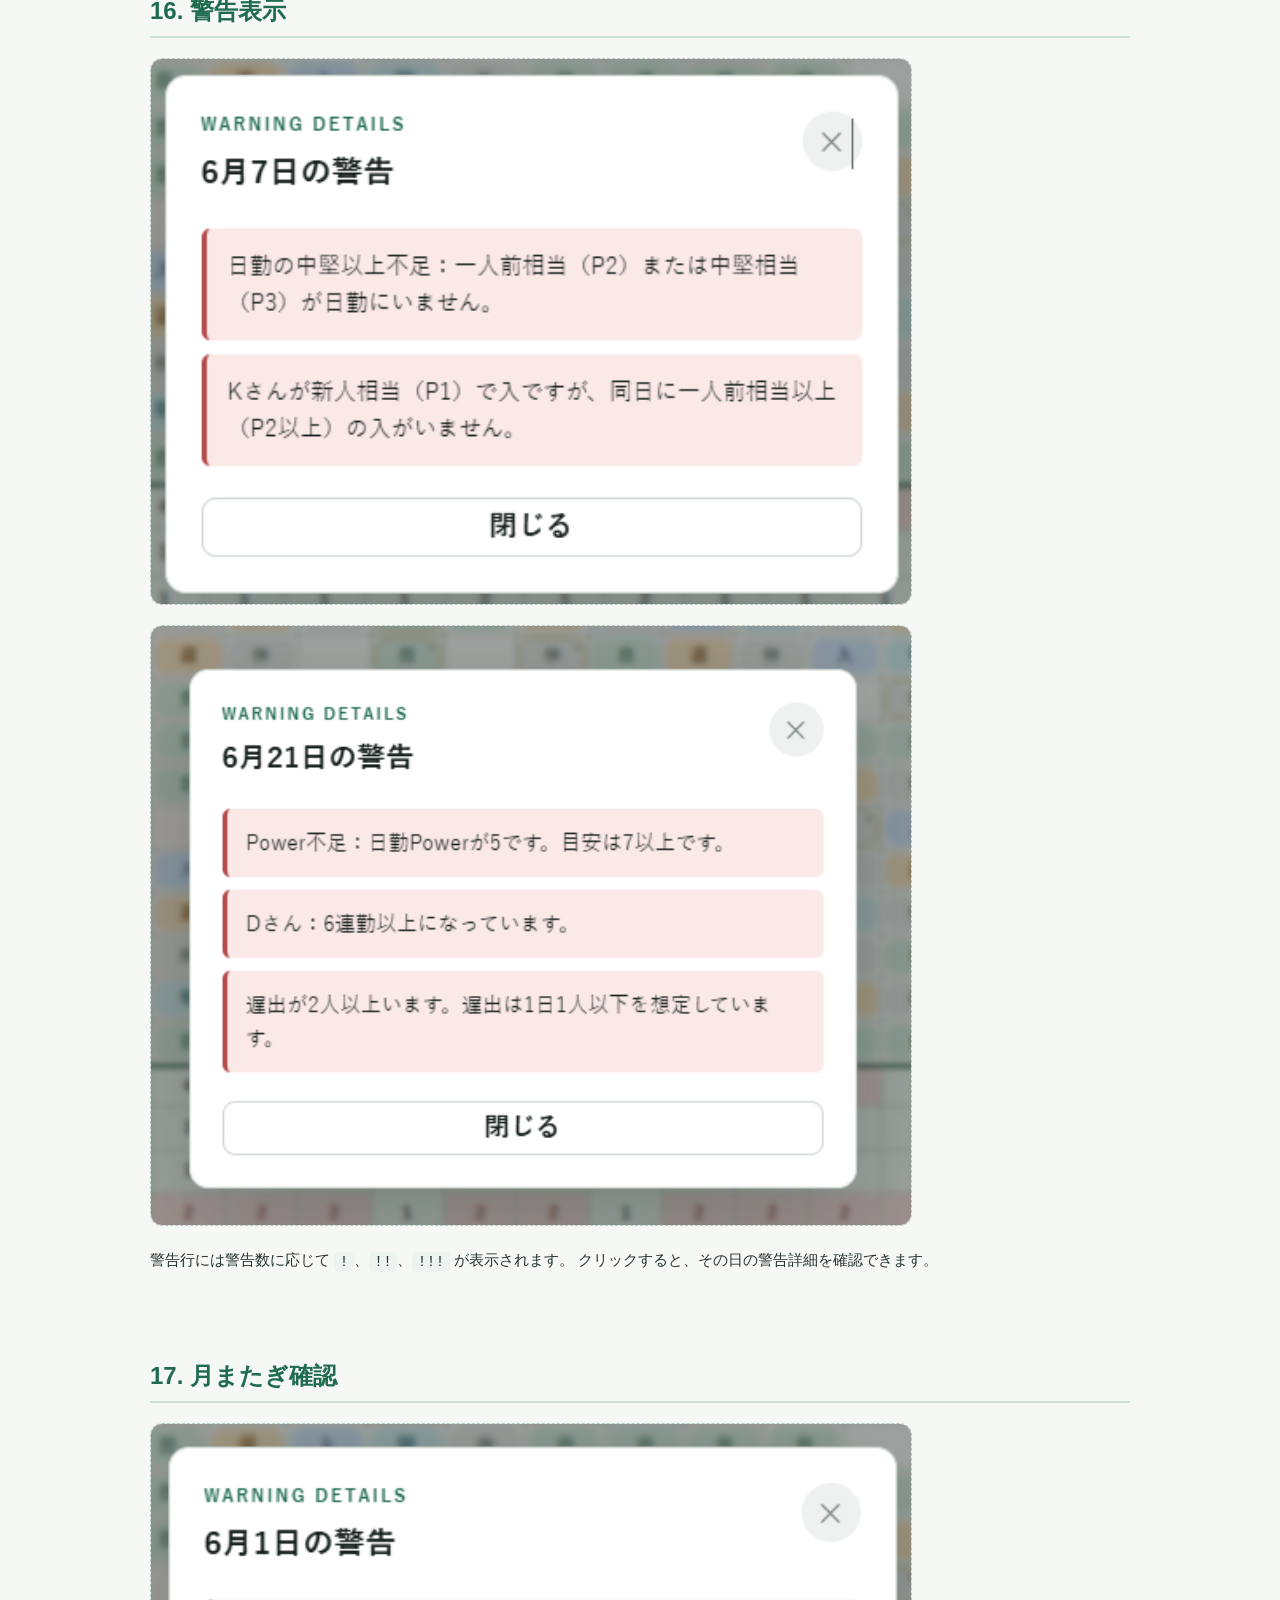
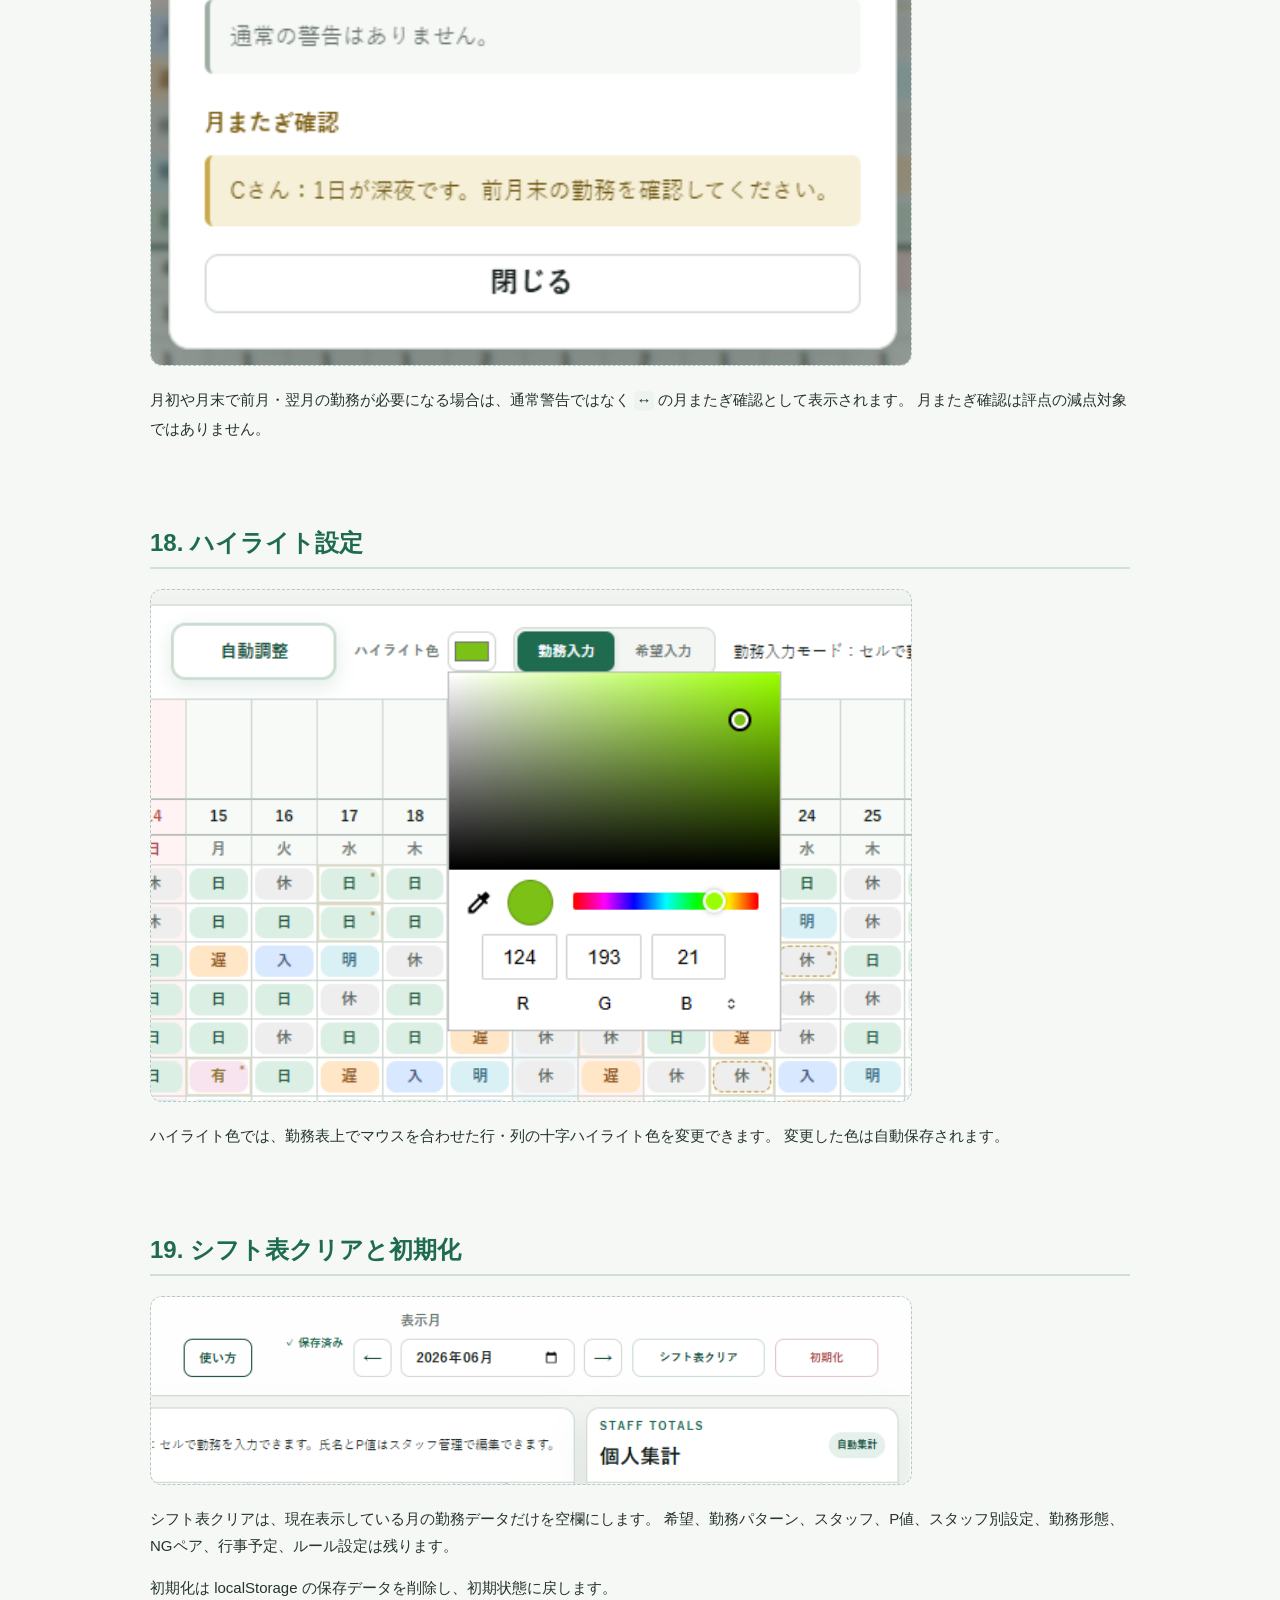
<file: docs/manual.html>
<!doctype html>
<html lang="ja">
  <head>
    <meta charset="UTF-8" />
    <meta name="viewport" content="width=device-width, initial-scale=1.0" />
    <title>Shift Fit - 勤務表作成支援ツール - Ver0.7.3 取扱説明書</title>
    <style>
      :root {
        color: #25342d;
        background: #f6f8f6;
        font-family:
          -apple-system, BlinkMacSystemFont, "Segoe UI", "Hiragino Sans",
          "Yu Gothic", sans-serif;
        line-height: 1.8;
      }

      body {
        margin: 0;
      }

      main {
        max-width: 980px;
        margin: 0 auto;
        padding: 32px 18px 56px;
      }

      header {
        margin-bottom: 28px;
        padding: 28px;
        border: 1px solid #d9e3dc;
        border-radius: 18px;
        background: white;
        box-shadow: 0 14px 40px rgba(35, 58, 45, 0.08);
      }

      h1,
      h2,
      h3 {
        line-height: 1.35;
      }

      h1 {
        margin: 0 0 8px;
        color: #1f6b4f;
        font-size: clamp(28px, 4vw, 42px);
      }

      h2 {
        margin-top: 40px;
        padding-bottom: 8px;
        border-bottom: 2px solid #cfe0d6;
        color: #1f6b4f;
        font-size: 24px;
      }

      h3 {
        margin-top: 28px;
        color: #2e7d5c;
      }

      p,
      li {
        font-size: 15px;
      }

      a {
        color: #1f6b4f;
      }

      img {
        display: block;
        width: 100%;
        max-width: 760px;
        min-height: 120px;
        margin: 14px 0 20px;
        border: 1px dashed #b8c9bf;
        border-radius: 12px;
        object-fit: contain;
        background: #eef4f0;
      }

      code {
        padding: 0.1em 0.35em;
        border-radius: 5px;
        background: #edf3ef;
      }

      .note {
        padding: 14px 16px;
        border-left: 5px solid #d8b54e;
        border-radius: 10px;
        background: #fff8df;
      }

      .toc {
        display: grid;
        grid-template-columns: repeat(auto-fit, minmax(230px, 1fr));
        gap: 6px 20px;
        padding: 18px;
        border: 1px solid #d9e3dc;
        border-radius: 14px;
        background: white;
      }

      .toc a {
        text-decoration: none;
      }

      section {
        margin-top: 28px;
        padding: 1px 0;
      }

      section,
      img,
      ul,
      .note {
        break-inside: avoid;
      }

      @media print {
        @page {
          size: A4;
          margin: 14mm 13mm;
        }

        * {
          box-shadow: none !important;
        }

        :root {
          color: #000;
          background: #fff;
          line-height: 1.65;
        }

        body {
          background: white;
        }

        main {
          max-width: none;
          padding: 0;
        }

        header {
          margin-bottom: 12mm;
          padding: 0 0 8mm;
          border: 0;
          border-bottom: 1px solid #999;
          border-radius: 0;
          background: #fff;
        }

        .toc,
        .no-print {
          display: none !important;
        }

        h1 {
          color: #000;
          font-size: 22pt;
        }

        h2 {
          margin-top: 9mm;
          padding-bottom: 2.5mm;
          border-bottom: 1px solid #999;
          color: #000;
          font-size: 16pt;
          break-after: avoid;
        }

        h3 {
          color: #000;
          font-size: 12pt;
          break-after: avoid;
        }

        p,
        li {
          font-size: 10.5pt;
        }

        section {
          margin-top: 7mm;
          break-inside: avoid;
          page-break-inside: avoid;
        }

        img {
          max-width: 100%;
          min-height: 32mm;
          max-height: 105mm;
          margin: 3mm 0 5mm;
          border-color: #bbb;
          border-radius: 3mm;
          background: #fff;
          break-inside: avoid;
          page-break-inside: avoid;
        }

        .toc {
          box-shadow: none;
        }

        a {
          color: #000;
        }
      }
    </style>
  </head>
  <body>
    <main>
      <header>
        <p>勤務表作成支援ツール</p>
        <h1>Shift Fit - 勤務表作成支援ツール - Ver0.7.3 取扱説明書</h1>
        <p>
          この説明書は、現在のコードで確認できる実装済み機能に基づいて作成しています。
        </p>
      </header>

      <nav class="toc no-print" aria-label="目次">
        <a href="#message">1. 一言メッセージ</a>
        <a href="#overview">2. アプリ概要</a>
        <a href="#layout">3. 画面構成</a>
        <a href="#shift-input">4. 勤務入力モード</a>
        <a href="#request-input">5. 希望入力モード</a>
        <a href="#staff-management">6. スタッフ管理</a>
        <a href="#shift-types">7. 勤務形態設定</a>
        <a href="#patterns">8. 勤務パターン管理</a>
        <a href="#ng-pair">9. NGペア管理</a>
        <a href="#rules">10. ルール設定とカスタム設定</a>
        <a href="#auto-placement">11. 自動配置</a>
        <a href="#auto-adjustment">12. 自動調整</a>
        <a href="#summary">13. 日別集計と個人集計</a>
        <a href="#day-notes">14. 行事予定欄の使い方</a>
        <a href="#score">15. 評点</a>
        <a href="#warnings">16. 警告表示</a>
        <a href="#boundary">17. 月またぎ確認</a>
        <a href="#highlight">18. ハイライト設定</a>
        <a href="#clear-reset">19. シフト表クリアと初期化</a>
        <a href="#storage">20. 自動保存、CSV出力、印刷</a>
        <a href="#implemented">21. 実装済み機能一覧</a>
        <a href="#planned">22. 検討中の機能一覧</a>
        <a href="#notes">23. 注意事項・免責</a>
      </nav>

      <section id="message">
        <h2>1. 一言メッセージ</h2>
        <p>
          勤務表の入力、確認、調整を一つの画面で行い、作成作業の負担を軽くするための補助ツールです。
          自動配置や警告、集計を活用しながら、最後は必ず人の目で確認してください。
        </p>
      </section>

      <section id="overview">
        <h2>2. アプリ概要</h2>
        <img src="images/main-screen.png" alt="勤務表メイン画面" />
        <p>
          「Shift Fit - 勤務表作成支援ツール - Ver0.7.3」は、看護師などの勤務表作成を支援する静的Webアプリです。
          勤務を自動で完成させるソフトではなく、勤務記号や登録済みパターンを配置しながら、勤務表のたたき台を作るためのツールです。
        </p>
        <p>
          勤務入力、希望入力、希望の勤務表反映、勤務パターン管理、自動配置、自動調整、警告表示、評点、日別集計、個人集計、NGペア管理、ルール設定、カスタム設定、CSV出力、印刷用レイアウトなどを利用できます。
          データはブラウザの localStorage に自動保存されます。
        </p>
      </section>

      <section id="layout">
        <h2>3. 画面構成</h2>
        <img src="images/screen-layout.png" alt="画面構成" />
        <ul>
          <li>上部ヘッダー：アプリ名、評点、保存状態、月変更、CSV出力、印刷前チェック、シフト表クリア、初期化</li>
          <li>勤務表エリア：行事予定、日付、曜日、スタッフ別勤務表、日別集計、警告行</li>
          <li>勤務表操作エリア：自動調整、希望の勤務表反映、ハイライト色、勤務入力／希望入力の切り替え</li>
          <li>勤務表下の設定エリア：勤務パターン管理と勤務形態設定、その下にスタッフ管理</li>
          <li>右側パネル：個人集計、NGペア、ルール設定、カスタム設定</li>
        </ul>
      </section>

      <section id="shift-input">
        <h2>4. 勤務入力モード</h2>
        <img src="images/shift-input-mode.png" alt="勤務入力モード" />
        <p>
          「勤務入力」を選び、勤務セルをクリックすると勤務選択メニューが表示されます。
          単独勤務として、空欄、日、遅、入、明、休、有、夏、冬を入力できます。
        </p>
        <p>
          同じメニューから登録済みの勤務パターンも選べます。勤務パターンを選ぶと、クリックしたスタッフ・クリックした日付を開始位置として配置されます。
        </p>
      </section>

      <section id="request-input">
        <h2>5. 希望入力モード</h2>
        <img src="images/request-input-mode.png" alt="希望入力モード" />
        <p>
          「希望入力」を選び、勤務セルをクリックすると希望入力メニューが表示されます。
          希望を削除、休、有、日、遅、入、明、日/遅、夏、冬などを、勤務表セルと同じ色付きバッジで選べます。
        </p>
        <p>
          希望が入っているセルは <code>*</code> 付きで表示されます。希望と違う勤務を入力しようとすると変更されません。
          勤務パターンの配置でも、希望と合わないセルは上書きされません。
          「希望を勤務表へ反映」を押すと、希望勤務がある空欄セルを実勤務へ反映できます。
          反映後も希望データは残るため、画面上は <code>日*</code> や <code>休*</code> のように表示されます。
          既に実勤務が入っているセルは初期動作では上書きせず、上書きする場合は確認ダイアログが表示されます。
        </p>
      </section>

      <section id="staff-management">
        <h2>6. スタッフ管理</h2>
        <img src="images/staff-edit.png" alt="スタッフ管理" />
        <p>
          スタッフ管理では、スタッフ名、P値、スタッフ別の勤務上限、自動配置・自動調整の対象をまとめて設定できます。
          名前ボタンで氏名を編集し、P欄でP1からP4を選択します。P1は新人相当、P2は一人前相当、P3は中堅相当、P4は管理職相当です。
          勤務表右端のP列は表示専用で、P値は日別Power集計、警告、評点に反映されます。
        </p>
        <p>
          「＋ 追加」でスタッフを追加できます。削除時は確認ダイアログが表示され、勤務、希望、NGペアの関連データも削除されます。
          自動配置と自動調整はスタッフごとに別々にON/OFFでき、OFFにした処理ではそのスタッフの勤務は変更されません。
          ただし、手入力、希望入力、集計、警告、評点には通常どおり含まれます。
        </p>
        <p>
          スタッフごとに遅出・入の月間回数と連勤日数の上限を設定できます。初期値は遅出4回、入4回、連勤6日です。
          上限は自動配置を禁止する条件ではありません。超過時は個人集計の危険色、警告、評点、評点内訳に反映され、自動調整の改善候補になります。
        </p>
      </section>

      <section id="shift-types">
        <h2>7. 勤務形態設定</h2>
        <img src="images/shift-management1.png" alt="勤務形態管理" />
        <img src="images/shift-management2.png" alt="勤務形態管理" />
        <p>
          「勤務形態設定」では、初期勤務の「日・研・遅・入・明・休・有・夏・冬」に加え、施設独自の勤務形態を追加・編集・削除できます。
          記号、名称、区分、色、勤務／休み扱い、日勤・遅出・準夜・深夜・各休暇・Power・連勤への集計属性、自動配置での使用を設定します。
        </p>
        <p>
          Ver0.7.3では、構成タイプとして「通常勤務」と「午前/午後構成勤務」を選べます。
          午前/午後構成勤務では、午前の勤務と午後の勤務をそれぞれ選び、日/休、休/日、日/有、有/日、日/研、研/日などを勤務形態として作成できます。
          午前/午後に選べる勤務は日勤系、休み系、研修系です。入、明、遅は午前/午後構成の対象外です。
          集計では午前0.5、午後0.5として扱い、日別集計、個人集計、警告、評点へ反映します。
          研修は現時点では日勤系として扱い、日勤人数とPower判定にも含めます。
        </p>
        <p>
          「翌日に必要な勤務」「翌日に禁止する勤務」「希望休の前日に配置禁止」も設定できます。
          追加した勤務はセル選択画面、希望入力、パターン編集、凡例へ自動的に表示されます。
          勤務を選ぶ画面では、勤務表セルと同じ色・記号を使ったバッジ表示に統一しています。
          使用中の勤務形態は削除できません。記号を変更した場合は、保存済み勤務・希望・パターンにも新しい記号が引き継がれます。
        </p>
      </section>

      <section id="patterns">
        <h2>8. 勤務パターン管理</h2>
        <img src="images/shift-pattern-management.png" alt="勤務パターン管理" />
        <p>
          勤務パターン管理では、複数日の勤務の並びを追加・編集・削除できます。
          初期パターンは、基本1、基本2、夜勤、遅出、2日勤、管理者です。勤務パターンには空欄も含められます。
          各勤務パターンの「自動配置」をOFFにすると、手動配置には使えますが自動配置の候補からは外れます。
        </p>
      </section>

      <section id="ng-pair">
        <h2>9. NGペア管理</h2>
        <img src="images/ng-pair.png" alt="NGペア設定" />
        <p>
          NGペアは、同じ勤務にしたくないスタッフの組み合わせを警告する機能です。
          両方が同じ日に日勤、または両方が同じ日に夜勤入りの場合に警告します。
          配置禁止ではありません。
        </p>
      </section>

      <section id="rules">
        <h2>10. ルール設定とカスタム設定</h2>
        <img src="images/rule-settings.png" alt="ルール設定" />
        <p>
          ルール設定では、日勤最低人数、日勤Power最低値、公休目標日数、連勤警告日数、遅出最大人数、
          入最大人数、深夜最低人数、準夜最低人数を変更できます。変更は日別集計、個人集計、警告、評点に反映され、自動保存されます。
        </p>
        <p>
          カスタム設定は、既存のルール設定とは別ブロックです。
          現在の警告・評点ロジックは「組み込み判定」として一覧表示され、削除はできませんがON/OFFできます。
          追加のカスタム設定は完全自由入力ではなく、文章テンプレートと選択肢を組み合わせて、現場ごとの判定条件を複数作れます。
          「＋ カスタム設定を追加」から設定タイプを選び、追加した設定は編集、削除、ON/OFF切り替えができます。
          OFFにすると警告、評点、評点内訳、日別集計の色付けには使われません。
        </p>
        <p>
          「人数条件で警告・減点を無効化」では、たとえば「もし入が2人以上なら、遅出0の警告と減点を無効にする」のように設定できます。
          対象は警告、減点、警告と減点から選べます。
        </p>
        <p>
          「P値フォロー条件」では、たとえば「もしP1スタッフが入なら、P2以上のスタッフを入に1人以上必要」のように設定できます。
          条件に合わない日は警告に表示され、評点と評点内訳、日別集計の色付けにも反映されます。
        </p>
      </section>

      <section id="auto-placement">
        <h2>11. 自動配置</h2>
        <img src="images/auto-placement.png" alt="自動配置" />
        <p>
          「自動配置」は、登録済みの勤務パターンを使い、勤務と希望が入っていない空欄セルを埋めます。
          スタッフ管理で「自動配置」がONのスタッフと、勤務パターン管理で「自動配置」がONの勤務パターンだけが対象です。
          自動配置後は、警告や集計を確認して必要な箇所を手直ししてください。
        </p>
      </section>

      <section id="auto-adjustment">
        <h2>12. 自動調整</h2>
        <img src="images/auto-adjustment.png" alt="自動調整" />
        <p>
          「自動調整」は、現在の勤務表をもとに評点が上がる小さな変更を試し、スコアが改善する変更だけを採用します。
          スタッフ管理で「自動調整」がONのスタッフが対象です。希望入力があるセル、有休、夏休、冬休は変更しません。
          勤務表を完成させる機能ではないため、処理後の内容を必ず確認してください。
        </p>
      </section>

      <section id="summary">
        <h2>13. 日別集計と個人集計</h2>
        <img src="images/summary.png" alt="日別集計と個人集計" />
        <p>
          日別集計には、日勤、深夜、準夜、遅出、Power、警告が表示されます。人数やPowerが設定した基準を外れると、状態に応じて注意色または危険色になります。
          0件の場合も0と表示されます。
        </p>
        <p>
          個人集計には、公、日、遅、入、有、夏、冬の回数が表示されます。公休数はルール設定の目標日数と比較して色が付き、
          遅出・入がスタッフ別上限を超えると該当セルが危険色になります。明は勤務表と日別集計では使用しますが、個人集計には表示しません。
        </p>
      </section>

      <section id="day-notes">
        <h2>14. 行事予定欄の使い方</h2>
        <img src="images/day-notes.png" alt="行事予定欄" />
        <p>
          日付行の上にある行事予定欄をクリックすると、アプリ内の入力画面で行事予定を編集できます。
          行事予定名、メモ、参加スタッフ、参加スタッフに設定する希望勤務を登録できます。
          参加スタッフは登録済みスタッフ一覧から複数選択できます。
        </p>
        <p>
          希望勤務を指定して保存すると、選択した参加スタッフのその日の希望勤務へ反映されます。
          既に希望勤務が入っている場合は確認ダイアログを表示し、勝手に上書きしません。
          行事予定欄には予定名と参加人数が短く表示されます。
          なお、行事予定自体は現時点では警告や評点には直接影響しません。
        </p>
      </section>

      <section id="score">
        <h2>15. 評点</h2>
        <img src="images/shift-score.png" alt="評点" />
        <p>
          評点は100点から減点する方式です。0点未満のマイナス点も表示されます。
          警告件数、夜勤関連、公休や公平性、Power不足、NGペアなどが反映されます。
        </p>
        <p>
          評点部分にカーソルを合わせる、またはクリック／タップすると、減点内訳が表示されます。
          分類は、警告件数、夜勤関連、Power/フォロー体制、公休/公平性、NGペアです。
        </p>

      </section>

      <section id="warnings">
        <h2>16. 警告表示</h2>
        <img src="images/warnings1.png" alt="警告表示" />
        <img src="images/warnings2.png" alt="警告表示" />
        <p>
          警告行には警告数に応じて <code>!</code>、<code>!!</code>、<code>!!!</code> が表示されます。
          クリックすると、その日の警告詳細を確認できます。
        </p>
      </section>

      <section id="boundary">
        <h2>17. 月またぎ確認</h2>
        <img src="images/month-boundary.png" alt="月またぎ確認" />
        <p>
          月初や月末で前月・翌月の勤務が必要になる場合は、通常警告ではなく <code>↔</code> の月またぎ確認として表示されます。
          月またぎ確認は評点の減点対象ではありません。
        </p>
      </section>

      <section id="highlight">
        <h2>18. ハイライト設定</h2>
        <img src="images/highlight-color.png" alt="ハイライト色設定" />
        <p>
          ハイライト色では、勤務表上でマウスを合わせた行・列の十字ハイライト色を変更できます。
          変更した色は自動保存されます。
        </p>
      </section>

      <section id="clear-reset">
        <h2>19. シフト表クリアと初期化</h2>
        <img src="images/clear-reset.png" alt="クリアと初期化" />
        <p>
          シフト表クリアは、現在表示している月の勤務データだけを空欄にします。
          希望、勤務パターン、スタッフ、P値、スタッフ別設定、勤務形態、NGペア、行事予定、ルール設定は残ります。
        </p>
        <p>
          初期化は localStorage の保存データを削除し、初期状態に戻します。
        </p>
      </section>

      <section id="storage">
        <h2>20. 自動保存、CSV出力、印刷</h2>
        <p>
          このアプリは保存ボタンを使わず、操作時に自動保存します。
          保存先は使用中のブラウザの localStorage です。
          ブラウザや端末を変更すると保存データは共有されません。
        </p>
        <p>
          ヘッダーのCSV出力ボタンから、勤務表CSV、個人集計CSV、日別集計CSV、警告一覧CSVを出力できます。
          勤務表CSVは <code>氏名,P,1,2,3...</code> の形式で、希望勤務があるセルは画面表示と同じく <code>日*</code> や <code>休*</code> のように出力されます。
          CSVはExcelで開きやすいようにUTF-8 BOM付きで保存します。
        </p>
        <p>
          「印刷前チェック」を押すと、ブラウザの印刷画面を開きます。
          印刷時は業務確認用の白黒レイアウトに切り替わり、操作ボタン、入力モード切替、自動配置・自動調整、CSV出力、設定ブロック、勤務形態設定、スタッフ管理、パターン管理、NGペア管理、使い方リンクなどは非表示になります。
          残る内容は、Shift Fitのタイトル、対象年月、勤務表本体、日別集計、個人集計、作成日、バージョン表記、注意書きです。
        </p>
        <p>
          用紙はA4横向きを基本にしています。
          白黒印刷でも確認できるように、余計な装飾や背景色を抑え、黒文字、罫線、太字、網掛けを中心に表示します。
          ブラウザやプリンターによって縮尺や余白が変わるため、提出前に印刷プレビューで崩れがないか確認してください。
        </p>
      </section>

      <section id="implemented">
        <h2>21. 実装済み機能一覧</h2>
        <ul>
          <li>勤務入力モード、希望入力モード、希望と異なる勤務の上書き防止、希望を勤務表へ反映</li>
          <li>スタッフの追加・削除、名前・P値・勤務上限の設定</li>
          <li>スタッフごとの自動配置・自動調整対象ON/OFF</li>
          <li>勤務形態の追加・編集・削除、色・集計属性・前後関係ルールの設定</li>
          <li>午前/午後構成勤務の作成と、0.5単位での日別集計・個人集計・警告・評点への反映</li>
          <li>研修勤務を日勤系として扱い、日勤人数とPower判定へ反映</li>
          <li>勤務パターンの追加・編集・削除、勤務パターンごとの自動配置対象設定</li>
          <li>NGペア管理、ルール設定、カスタム設定、自動配置、自動調整</li>
          <li>日別集計、個人集計、勤務上限超過時の個人集計色付け</li>
          <li>文章テンプレートと選択肢による複数のカスタム設定</li>
          <li>組み込み判定の一覧表示とON/OFF切り替え</li>
          <li>カスタム設定の警告、評点、評点内訳、日別集計色付けへの反映</li>
          <li>CSV出力（勤務表、個人集計、日別集計、警告一覧）</li>
          <li>印刷用レイアウト、白黒印刷対応、A4横向き印刷、提出前チェック用レイアウト</li>
          <li>勤務選択UIの色付きバッジ表示</li>
          <li>行事予定入力画面、参加スタッフ設定、行事予定から希望勤務への反映</li>
          <li>評点・評点内訳、警告表示、月またぎ確認</li>
          <li>ハイライト設定、シフト表クリア、初期化、localStorageによる自動保存</li>
        </ul>
      </section>

      <section id="planned">
        <h2>22. 検討中の機能一覧</h2>
        <p>
          以下は今後追加予定、または将来的に対応したい機能候補です。
          現時点では検討中であり、実装時期は未定です。実装済み機能とは区別して確認してください。
        </p>

        <h3>印刷まわりの改善</h3>
        <p>
          印刷用レイアウトは実装済みですが、施設や提出先によって調整が必要になる可能性があります。
          以下は今後の改善候補です。
        </p>
        <ul>
          <li>印刷レイアウトの微調整</li>
          <li>1ページに収める設定</li>
          <li>個人集計だけを印刷する機能</li>
          <li>日別集計だけを印刷する機能</li>
          <li>提出用と確認用の印刷レイアウト切り替え</li>
          <li>施設ごとの帳票レイアウト調整</li>
          <li>様式9に近い確認用レイアウトの改善</li>
        </ul>

        <h3>行事予定機能の拡張</h3>
        <p>
          行事予定ありの日を、将来的にルール設定や評点にも反映できるようにすることを検討中です。
        </p>
        <ul>
          <li>行事予定ありの日を、将来的にルール設定や評点にも反映できるようにする</li>
        </ul>
        <p>
          例として、病棟会の日は日勤人数を増やす、研修日のPower基準を変更する、といった使い方を想定しています。
        </p>

        <h3>午前/午後構成勤務の改善</h3>
        <p>
          午前/午後構成勤務は実装済みですが、施設ごとの運用差に合わせ、今後さらに調整する可能性があります。
        </p>
        <ul>
          <li>施設ごとの午前/午後勤務パターン追加</li>
          <li>午前/午後構成勤務の表示調整</li>
          <li>自動配置、自動調整での午前/午後構成勤務の扱い改善</li>
        </ul>

        <h3>例外ルール設定の拡充</h3>
        <p>
          カスタム設定は実装済みですが、月や日によって通常ルールの例外が発生する場合に備え、さらに細かい選択式の例外ルールを検討中です。
        </p>
        <ul>
          <li>日曜日は遅出0でも減点しない</li>
          <li>行事予定がある日は日勤最低人数やPower基準を変更する</li>
          <li>P1スタッフが入の日は、P3以上を1人以上必要にするなど、P値フォロー条件をさらに細かくする</li>
          <li>特定曜日だけ日勤最低人数を変更する</li>
        </ul>

        <h3>自動調整の改善</h3>
        <p>
          現在の自動調整機能をさらに使いやすくするため、優先度設定や調整ログの表示を検討中です。
          自動調整は既存の勤務表を壊しやすいため、実装する場合は段階的に行う予定です。
        </p>
        <ul>
          <li>どの警告を優先して直すかをユーザーが選べる機能</li>
          <li>日勤人数不足、Power不足、NGペア解消、入→明→休の構造維持、スタッフ別上限超過の改善を優先する設定</li>
          <li>どの変更で評点が何点改善したかを表示する自動調整ログ</li>
        </ul>

        <h3>その他の候補</h3>
        <ul>
          <li>クラウド保存、ログイン、複数端末同期</li>
          <li>自動配置ロジックの高度化、夜勤セット作成の高度化</li>
          <li>バックアップ・復元、スタッフ並び替え、勤務表コピー</li>
        </ul>
      </section>

      <section id="notes">
        <h2>23. 注意事項・免責</h2>
        <p class="note">
          このツールは勤務表作成を補助する試作ツールです。警告、評点、自動配置、自動調整の結果を含め、最終確認は必ず人が行ってください。
          労務管理、法令、所属施設の規程への適合を保証するものではありません。
          実名や個人情報を入力する場合は所属施設のルールに従い、正式運用前には十分な確認とテストを行ってください。
          印刷時はブラウザやプリンター設定によって縮尺や余白が変わるため、提出前に印刷プレビューで確認してください。
        </p>
      </section>
    </main>
  </body>
</html>
</file>
<file: styles.css>
:root {
  --schedule-table-width: 904px;
  --ink: #17211d;
  --muted: #6c7771;
  --line: #cfd8d2;
  --line-strong: #9eada4;
  --paper: #ffffff;
  --canvas: #f3f6f2;
  --green: #1f6b4f;
  --green-dark: #154d39;
  --green-soft: #e4f0e9;
  --blue-soft: #e7f0f5;
  --blue: #376b87;
  --red: #b44b4b;
  --red-soft: #fbe9e8;
  --orange-soft: #f7eadb;
  --yellow-soft: #f6f0d8;
  --purple-soft: #eee9f6;
  --cross-highlight-rgb: 46, 125, 92;
  --shadow: 0 12px 35px rgba(31, 55, 44, 0.08);
  font-family:
    "Hiragino Kaku Gothic ProN", "Yu Gothic", "YuGothic", "Noto Sans JP",
    sans-serif;
  color: var(--ink);
  background: var(--canvas);
}

* {
  box-sizing: border-box;
}

body {
  min-width: 320px;
  margin: 0;
  background:
    radial-gradient(circle at 8% 0%, rgba(59, 116, 84, 0.08), transparent 28rem),
    var(--canvas);
}

.print-cover,
.print-notes,
.print-cell-value {
  display: none;
}

button,
input,
select {
  box-sizing: border-box;
  font: inherit;
  line-height: normal;
}

button {
  margin: 0;
  cursor: pointer;
  text-align: center;
  touch-action: manipulation;
  -webkit-appearance: none;
  appearance: none;
}

button:focus-visible,
input:focus-visible,
select:focus-visible {
  outline: 2px solid rgba(31, 107, 79, 0.55);
  outline-offset: 2px;
}

input[type="checkbox"] {
  flex: none;
  margin: 0;
}

html {
  -webkit-text-size-adjust: 100%;
  text-size-adjust: 100%;
}

.app-header {
  display: flex;
  align-items: center;
  justify-content: space-between;
  gap: 18px;
  padding: 12px clamp(14px, 2vw, 28px);
  border-bottom: 1px solid var(--line);
  background: rgba(255, 255, 255, 0.94);
}

.eyebrow,
.section-kicker {
  margin: 0 0 4px;
  color: var(--green);
  font-size: 10px;
  font-weight: 800;
  letter-spacing: 0.15em;
}

h1,
h2,
p {
  margin-top: 0;
}

h1 {
  margin-bottom: 0;
  font-size: clamp(20px, 2.4vw, 28px);
  letter-spacing: 0.02em;
  white-space: nowrap;
}

.title-area {
  flex: 0 1 auto;
  min-width: 0;
}

.title-line {
  display: flex;
  flex-wrap: nowrap;
  align-items: center;
  gap: 6px 12px;
}

.title-line h1 {
  flex: 0 1 auto;
  min-width: 0;
  overflow: hidden;
  text-overflow: ellipsis;
}

.app-version-badge {
  display: inline-flex;
  align-items: center;
  min-height: 24px;
  padding: 3px 8px;
  border: 1px solid var(--line);
  border-radius: 999px;
  color: var(--muted);
  background: #f4f7f5;
  font-size: 11px;
  font-weight: 800;
  line-height: 1;
  white-space: nowrap;
}

.shift-score-wrap {
  position: relative;
  display: inline-flex;
  flex: 0 0 auto;
}

.shift-score {
  display: inline-flex;
  align-items: center;
  min-height: 42px;
  padding: 6px 13px;
  border: 2px solid #b7d4c2;
  border-radius: 14px;
  color: var(--green-dark);
  background: var(--green-soft);
  font-size: clamp(20px, 2.4vw, 28px);
  font-weight: 900;
  letter-spacing: 0.01em;
  line-height: 1.1;
  white-space: nowrap;
}

.shift-score:hover,
.shift-score:focus-visible {
  border-color: var(--green);
  outline: none;
  box-shadow: 0 0 0 3px rgba(31, 107, 79, 0.12);
}

.shift-score-panel {
  position: absolute;
  top: calc(100% + 8px);
  left: 0;
  z-index: 30;
  width: min(420px, calc(100vw - 28px));
  max-height: min(520px, calc(100vh - 120px));
  overflow-y: auto;
  padding: 12px;
  border: 1px solid var(--line-strong);
  border-radius: 12px;
  color: var(--ink);
  background: var(--paper);
  box-shadow: 0 16px 45px rgba(20, 38, 29, 0.18);
}

.shift-score-wrap:hover .shift-score-panel:not([hidden]),
.shift-score-wrap:focus-within .shift-score-panel:not([hidden]) {
  display: block;
}

.score-breakdown-title {
  margin: 0 0 8px;
  color: var(--green-dark);
  font-size: 12px;
  font-weight: 900;
}

.score-breakdown-summary {
  display: grid;
  grid-template-columns: 1fr 1fr;
  gap: 6px;
  margin-bottom: 10px;
}

.score-breakdown-summary span {
  padding: 7px 8px;
  border-radius: 8px;
  background: #f6f8f6;
  font-size: 11px;
  font-weight: 800;
}

.score-breakdown-category {
  padding-top: 8px;
  border-top: 1px solid var(--line);
}

.score-breakdown-category + .score-breakdown-category {
  margin-top: 8px;
}

.score-breakdown-category h3 {
  display: flex;
  justify-content: space-between;
  gap: 8px;
  margin: 0 0 5px;
  font-size: 11px;
}

.score-breakdown-category ul {
  display: grid;
  gap: 3px;
  margin: 0;
  padding-left: 1.15em;
  color: var(--muted);
  font-size: 10px;
  line-height: 1.45;
}

.score-breakdown-empty {
  margin: 0;
  padding: 8px;
  border-radius: 8px;
  color: var(--green-dark);
  background: var(--green-soft);
  font-size: 11px;
  font-weight: 800;
}

.power-legend {
  margin: 0;
  color: var(--muted);
  font-size: 10px;
  font-weight: 700;
  white-space: nowrap;
}

h2 {
  margin-bottom: 0;
  font-size: 18px;
}

.month-control {
  flex: 0 0 auto;
  display: flex;
  align-items: end;
  gap: 8px;
  white-space: nowrap;
}

.header-actions {
  flex: 1 1 auto;
  display: flex;
  align-items: end;
  flex-wrap: nowrap;
  justify-content: flex-end;
  gap: 9px;
  min-width: 0;
  white-space: nowrap;
}

.header-utility-actions {
  display: grid;
  grid-template-columns: repeat(2, auto);
  gap: 4px 9px;
  align-items: end;
}

.header-utility-actions .manual-link {
  grid-column: 1 / -1;
  min-height: 24px;
}

.csv-menu-button {
  min-width: 92px;
}

.manual-link {
  display: inline-flex;
  min-height: 34px;
  align-items: center;
  justify-content: center;
  padding: 0 13px;
  border: 1px solid currentColor;
  border-radius: 8px;
  color: var(--green-dark);
  background: transparent;
  font-size: 11px;
  font-weight: 900;
  text-decoration: none;
  white-space: nowrap;
}

.manual-link:hover,
.manual-link:focus-visible {
  border-color: var(--green);
  outline: none;
  background: var(--green-soft);
  box-shadow: 0 0 0 3px rgba(31, 107, 79, 0.12);
}

.export-dialog form {
  width: min(620px, calc(100vw - 28px));
}

.export-choice-list {
  display: grid;
  grid-template-columns: repeat(2, minmax(0, 1fr));
  gap: 10px;
}

.export-choice-button {
  display: grid;
  gap: 5px;
  width: 100%;
  min-height: 82px;
  padding: 12px 14px;
  border: 1px solid var(--line);
  border-radius: 8px;
  color: var(--ink);
  background: var(--paper);
  text-align: left;
}

.export-choice-button:hover,
.export-choice-button:focus-visible {
  border-color: var(--green);
  background: var(--green-soft);
  outline: none;
}

.export-choice-button strong {
  color: var(--green-dark);
  font-size: 13px;
  font-weight: 900;
}

.export-choice-button span {
  color: var(--muted);
  font-size: 11px;
  font-weight: 700;
  line-height: 1.45;
}

.export-dialog-actions {
  grid-template-columns: 1fr;
  margin-top: 12px;
}

.save-status {
  align-self: center;
  min-width: 72px;
  color: var(--green);
  font-size: 10px;
  font-weight: 800;
  text-align: right;
}

.save-status.is-saving {
  color: var(--muted);
}

.save-status.is-error {
  color: var(--red);
}

.month-control label {
  display: grid;
  gap: 6px;
  color: var(--muted);
  font-size: 12px;
  font-weight: 700;
}

input[type="month"],
select {
  height: 34px;
  border: 1px solid var(--line);
  border-radius: 8px;
  color: var(--ink);
  background: var(--paper);
}

input[type="month"] {
  min-width: 155px;
  padding: 0 12px;
}

select {
  width: 100%;
  padding: 0 32px 0 11px;
}

.icon-button {
  width: 34px;
  height: 34px;
  border: 1px solid var(--line);
  border-radius: 8px;
  color: var(--green-dark);
  background: var(--paper);
  font-size: 18px;
}

.icon-button:hover {
  border-color: var(--green);
  background: var(--green-soft);
}

.clear-shifts-button,
.reset-button {
  min-width: 92px;
  height: 34px;
  padding: 0 13px;
  border-radius: 8px;
  background: var(--paper);
  font-size: 10px;
  font-weight: 800;
  white-space: nowrap;
}

.clear-shifts-button {
  min-width: 118px;
}

.clear-shifts-button {
  border: 1px solid #c8dccf;
  color: var(--green-dark);
}

.clear-shifts-button:hover {
  background: var(--green-soft);
}

.reset-button {
  border: 1px solid #e1c7c5;
  color: var(--red);
}

.reset-button:hover {
  background: var(--red-soft);
}

.app-shell {
  display: grid;
  grid-template-columns: minmax(0, 1fr) 278px;
  gap: 10px;
  max-width: none;
  margin: 0 auto;
  padding: 10px;
}

.schedule-panel,
.side-card {
  border: 1px solid var(--line);
  border-radius: 12px;
  background: var(--paper);
  box-shadow: var(--shadow);
}

.schedule-panel {
  min-width: 0;
  overflow: hidden;
}

.pattern-card-wide {
  border: 1px solid var(--line);
  border-radius: 12px;
  background: var(--paper);
}

.settings-grid {
  display: grid;
  grid-template-columns: repeat(2, minmax(0, 1fr));
  gap: 10px;
  align-items: start;
  padding: 10px;
  border-top: 1px solid var(--line);
  background: #f8faf8;
}

.settings-grid .staff-card,
.settings-grid .custom-settings-card {
  grid-column: 1 / -1;
}

.settings-grid .side-card,
.settings-grid .pattern-card-wide {
  min-width: 0;
  overflow: hidden;
  box-shadow: none;
}

.section-heading,
.card-heading {
  display: flex;
  align-items: center;
  justify-content: space-between;
  gap: 16px;
}

.section-heading {
  min-height: 52px;
  padding: 8px 12px;
  border-bottom: 1px solid var(--line);
}

.schedule-tools {
  display: flex;
  align-items: center;
  justify-content: flex-end;
  gap: 12px;
}

.table-hint-top {
  margin: 0;
  padding: 0;
  font-size: 11px;
}

.highlight-color-control {
  display: inline-flex;
  align-items: center;
  gap: 6px;
  color: var(--muted);
  font-size: 10px;
  font-weight: 800;
  white-space: nowrap;
}

.highlight-color-control input {
  width: 34px;
  height: 28px;
  padding: 2px;
  border: 1px solid var(--line);
  border-radius: 7px;
  background: var(--paper);
}

.input-mode-toggle {
  display: inline-flex;
  flex: none;
  padding: 2px;
  border: 1px solid var(--line);
  border-radius: 8px;
  background: #f4f6f4;
}

.mode-button {
  min-width: 68px;
  height: 28px;
  padding: 0 8px;
  border: 0;
  border-radius: 6px;
  color: var(--muted);
  background: transparent;
  font-size: 10px;
  font-weight: 800;
}

.mode-button.is-active {
  color: white;
  background: var(--green);
  box-shadow: 0 2px 5px rgba(31, 107, 79, 0.18);
}

.legend {
  display: flex;
  flex-wrap: wrap;
  justify-content: flex-end;
  gap: 5px 9px;
  color: var(--muted);
  font-size: 10px;
}

.table-legend {
  display: grid;
  gap: 5px;
  justify-items: end;
  padding: 6px 10px;
  border-top: 1px solid var(--line);
  background: #fbfcfb;
}

.legend-shifts,
.table-legend .power-legend {
  max-width: 100%;
}

.legend-shifts span,
.table-legend .power-legend {
  white-space: nowrap;
}

.legend > span {
  display: inline-flex;
  align-items: center;
  gap: 4px;
  min-height: 21px;
  line-height: 1;
  vertical-align: middle;
}

.legend-chip,
.shift-mark {
  display: inline-grid;
  place-items: center;
  border-radius: 5px;
  font-style: normal;
  font-weight: 800;
  white-space: nowrap;
}

.shift-mark.shift-custom {
  color: #173326;
  background: var(--shift-type-color, #e6eee9);
  border-color: color-mix(in srgb, var(--shift-type-color, #e6eee9) 65%, #567064);
}

.legend-chip {
  display: inline-flex;
  width: 21px;
  height: 21px;
  min-width: 21px;
  align-items: center;
  justify-content: center;
  padding: 0;
  line-height: 1;
  vertical-align: middle;
}

.request-legend {
  color: #8a7025;
  background: var(--yellow-soft);
}

.warning-legend {
  color: var(--red);
  background: var(--red-soft);
}

.boundary-legend {
  color: #7a5b0c;
  background: var(--yellow-soft);
}

.schedule-scroll {
  max-width: 100%;
  overflow: auto;
  overscroll-behavior-x: contain;
  scrollbar-gutter: stable;
  scrollbar-color: var(--line-strong) transparent;
  -webkit-overflow-scrolling: touch;
}

.schedule-table {
  width: 100%;
  min-width: var(--schedule-table-width);
  max-width: none;
  border-collapse: separate;
  border-spacing: 0;
  table-layout: fixed;
  font-size: 11px;
}

.schedule-table th,
.schedule-table td {
  height: 27px;
  min-height: 27px;
  max-height: 27px;
  padding: 0;
  border-right: 1px solid var(--line);
  border-bottom: 1px solid var(--line);
  line-height: 1;
  text-align: center;
  vertical-align: middle;
  box-sizing: border-box;
  overflow: hidden;
}

.schedule-table tr > :last-child {
  border-right: 0;
}

.schedule-table thead th {
  position: sticky;
  z-index: 4;
  background: #f8faf8;
  font-weight: 700;
}

.schedule-table thead tr:first-child th {
  top: 0;
  height: 70px;
  min-height: 70px;
  max-height: 70px;
  border-bottom-color: var(--line-strong);
}

.schedule-table thead tr:nth-child(2) th {
  top: 70px;
  height: 25px;
  min-height: 25px;
  max-height: 25px;
  border-bottom-color: var(--line-strong);
}

.schedule-table thead tr:nth-child(3) th {
  top: 95px;
  height: 21px;
  min-height: 21px;
  max-height: 21px;
  color: var(--muted);
  font-size: 11px;
}

.name-column {
  position: sticky !important;
  left: 0;
  z-index: 5 !important;
  width: 64px;
  min-width: 64px;
  border-right: 1px solid var(--line-strong) !important;
  background: #f8faf8 !important;
}

tbody .name-column {
  color: var(--ink);
  font-size: 11px;
  font-weight: 700;
}

.staff-name-label {
  display: grid;
  place-items: center;
  width: 100%;
  height: 100%;
  padding: 0 4px;
  overflow: hidden;
  color: var(--ink);
  font-size: 11px;
  font-weight: 700;
  text-align: center;
  text-overflow: ellipsis;
  white-space: nowrap;
}

.power-column {
  position: sticky;
  right: 0;
  z-index: 3;
  width: 34px;
  min-width: 34px;
  border-left: 1px solid var(--line-strong);
  background: var(--green-soft);
  font-weight: 800;
}

.power-display {
  display: inline-grid;
  width: 24px;
  height: 22px;
  place-items: center;
  border-radius: 6px;
  color: var(--green-dark);
  background: rgba(255, 255, 255, 0.58);
  font-size: 10px;
  font-weight: 800;
}

thead .power-column {
  z-index: 6;
}

.day-column {
  width: 26px;
  min-width: 26px;
}

.event-column {
  height: 70px !important;
  vertical-align: middle;
}

.day-note-button {
  display: grid;
  place-items: center;
  width: 100%;
  height: 100%;
  padding: 3px 1px;
  overflow: hidden;
  border: 0;
  color: #6d560f;
  background: transparent;
  font-size: 8px;
  font-weight: 800;
  line-height: 1;
  text-orientation: upright;
  white-space: normal;
  writing-mode: vertical-rl;
}

.day-note-button:not(:empty) {
  background: var(--yellow-soft);
}

.sunday {
  color: var(--red) !important;
  background: #fff4f3 !important;
}

.saturday {
  color: var(--blue) !important;
  background: #f1f7fa !important;
}

.invalid-day {
  background:
    repeating-linear-gradient(
      135deg,
      #f5f6f5,
      #f5f6f5 4px,
      #eef1ee 4px,
      #eef1ee 8px
    ) !important;
}

.shift-cell {
  background: var(--paper);
}

.shift-cell.has-request {
  box-shadow: inset 0 0 0 1px rgba(176, 143, 45, 0.28);
}

.shift-button {
  display: grid;
  width: 100%;
  height: 100%;
  place-items: center;
  padding: 2px;
  border: 0;
  background: transparent;
}

.shift-button:hover,
.shift-button:focus-visible {
  outline: 0;
  box-shadow: inset 0 0 0 2px var(--green);
  background: var(--green-soft);
}

.shift-button .screen-cell-value {
  display: grid;
  width: 100%;
  height: 100%;
  place-items: center;
}

.shift-mark {
  position: relative;
  width: auto;
  min-width: 21px;
  height: 21px;
  padding: 0 4px;
  line-height: 1;
}

.shift-button .shift-mark,
.shift-button .request-only-mark {
  box-sizing: border-box;
  width: calc(100% - 2px);
  max-width: calc(100% - 2px);
  height: calc(100% - 2px);
  min-width: 0;
  min-height: 0;
  padding: 0 1px;
  border-radius: 7px;
  font-size: 9.5px;
  line-height: 1;
  border: 1px solid rgba(23, 33, 29, 0.08);
  letter-spacing: 0;
  white-space: nowrap;
}

.request-star {
  position: absolute;
  top: 2px;
  right: 2px;
  color: #9b6e10;
  font-size: 8px;
  line-height: 1;
}

.request-only-mark {
  position: relative;
  display: inline-grid;
  min-width: 21px;
  min-height: 21px;
  place-items: center;
  padding: 2px;
  border: 1px dashed #c5a34e;
  border-radius: 5px;
  color: #806419;
  background: #fff9e5;
  font-size: 9px;
  font-weight: 800;
  white-space: nowrap;
}

.shift-mark.request-only-mark {
  display: inline-grid;
}

.legend .shift-mark,
.pattern-shifts .shift-mark,
.cell-pattern-shifts .shift-mark,
.sequence-item .shift-mark,
.shift-add-button .shift-mark,
.cell-option .shift-mark {
  width: 21px;
  height: 21px;
  min-width: 21px;
  min-height: 21px;
  border-radius: 5px;
  font-size: 11px;
}

.legend .shift-mark {
  display: inline-flex;
  flex: none;
  align-items: center;
  justify-content: center;
  padding: 0;
  line-height: 1;
  vertical-align: middle;
}

.legend .request-star,
.pattern-shifts .request-star,
.cell-pattern-shifts .request-star,
.sequence-item .request-star,
.shift-add-button .request-star,
.cell-option .request-star {
  top: -2px;
  right: -1px;
}

.shift-day {
  color: #255a43;
  background: var(--green-soft);
}

.shift-late {
  color: #92551f;
  background: var(--orange-soft);
}

.shift-night {
  color: #475580;
  background: var(--purple-soft);
}

.shift-after {
  color: #336b83;
  background: var(--blue-soft);
}

.shift-off {
  color: #606a65;
  background: #edf0ee;
}

.shift-paid {
  color: #8a7025;
  background: var(--yellow-soft);
}

.shift-summer {
  color: #8a7025;
  background: var(--yellow-soft);
}

.shift-winter {
  color: #8a7025;
  background: var(--yellow-soft);
}

.shift-blank {
  color: var(--muted);
  border: 1px dashed var(--line-strong);
  background: #f6f8f6;
  font-size: 8px;
}

.totals-start th,
.totals-start td {
  border-top: 2px solid var(--green-dark);
}

.totals-row th {
  position: sticky;
  left: 0;
  z-index: 2;
  padding-left: 8px;
  color: var(--muted);
  background: #f8faf8;
  text-align: left;
  font-size: 10px;
}

.totals-row td {
  background: #fbfcfb;
  font-weight: 700;
}

.totals-row .power-column {
  color: var(--muted);
  background: #f2f5f3;
}

.status-ok {
  background: #f7fbf8 !important;
}

.status-warn {
  color: #735914 !important;
  background: #fff4cc !important;
}

.status-danger {
  color: #8f3030 !important;
  background: #fce0df !important;
}

@media (hover: hover) and (pointer: fine) {
  .schedule-table tr.is-row-hover > th,
  .schedule-table tr.is-row-hover > td,
  .schedule-table .is-column-hover {
    box-shadow: inset 0 0 0 9999px rgba(var(--cross-highlight-rgb), 0.025);
  }

  .schedule-table tr.is-row-hover > th.is-hover-cell,
  .schedule-table tr.is-row-hover > td.is-hover-cell {
    box-shadow:
      inset 0 0 0 9999px rgba(var(--cross-highlight-rgb), 0.04),
      inset 0 0 0 1px rgba(var(--cross-highlight-rgb), 0.2);
  }
}

.schedule-table tr.is-row-selected > th,
.schedule-table tr.is-row-selected > td,
.schedule-table .is-column-selected {
  box-shadow: inset 0 0 0 9999px rgba(var(--cross-highlight-rgb), 0.025);
}

.schedule-table tr.is-row-selected > th.is-selected-cell,
.schedule-table tr.is-row-selected > td.is-selected-cell {
  box-shadow:
    inset 0 0 0 9999px rgba(var(--cross-highlight-rgb), 0.04),
    inset 0 0 0 2px rgba(var(--cross-highlight-rgb), 0.72);
}

.schedule-table tr.is-row-selected > td.is-selected-cell.shift-cell.has-request {
  box-shadow:
    inset 0 0 0 9999px rgba(var(--cross-highlight-rgb), 0.04),
    inset 0 0 0 2px rgba(var(--cross-highlight-rgb), 0.72),
    inset 0 0 0 3px rgba(176, 143, 45, 0.28);
}

.warning-cell {
  color: var(--red);
}

.warning-button {
  width: 100%;
  height: 100%;
  padding: 0;
  border: 0;
  color: var(--red);
  background: var(--red-soft);
  font-weight: 900;
}

.warning-button:hover,
.warning-button:focus-visible {
  outline: 0;
  box-shadow: inset 0 0 0 2px var(--red);
}

.boundary-note-button {
  width: 100%;
  height: 100%;
  padding: 0;
  border: 0;
  color: #7a5b0c;
  background: var(--yellow-soft);
  font-weight: 900;
}

.boundary-note-button:hover,
.boundary-note-button:focus-visible {
  outline: 0;
  box-shadow: inset 0 0 0 2px #c9a94c;
}

.table-legend {
  margin: 0;
  padding: 6px 12px 7px;
  border-top: 1px solid var(--line);
}

@media (min-width: 1121px) {
  .legend-shifts {
    flex-wrap: nowrap;
  }
}

.sidebar {
  display: grid;
  align-content: start;
  gap: 10px;
}

.side-card {
  overflow: hidden;
}

.card-heading {
  min-height: 50px;
  padding: 8px 11px;
  border-bottom: 1px solid var(--line);
}

.auto-badge,
.version-badge,
.warning-badge {
  border-radius: 99px;
  padding: 4px 7px;
  font-size: 9px;
  font-weight: 800;
}

.auto-badge {
  color: var(--green-dark);
  background: var(--green-soft);
}

.version-badge {
  color: var(--muted);
  background: #eef1ef;
}

.warning-badge {
  color: var(--red);
  background: var(--red-soft);
}

.side-table-wrap {
  max-height: none;
  overflow: auto;
}

.side-table {
  width: 100%;
  border-collapse: collapse;
  table-layout: fixed;
  font-size: 10px;
}

.side-table th,
.side-table td {
  height: 27px;
  min-height: 27px;
  max-height: 27px;
  padding: 0;
  border-right: 1px solid var(--line);
  border-bottom: 1px solid var(--line);
  line-height: 1;
  text-align: center;
  vertical-align: middle;
  box-sizing: border-box;
  overflow: hidden;
}

.side-table tr > :last-child {
  border-right: 0;
}

.side-table thead th {
  position: sticky;
  top: 0;
  z-index: 1;
  color: var(--muted);
  background: #f8faf8;
}

.side-table th:first-child {
  width: 30px;
  font-weight: 800;
  font-size: 9px;
  text-overflow: ellipsis;
  white-space: nowrap;
}

.side-table tbody th,
.side-table tbody td {
  height: 27px;
  min-height: 27px;
  max-height: 27px;
}

.rule-settings {
  display: grid;
  gap: 6px;
  padding: 8px 10px 10px;
}

.staff-settings-help {
  margin: 0;
  padding: 0 10px 6px;
  color: var(--muted);
  font-size: 9px;
}

.staff-settings-list {
  width: 100%;
  overflow-x: auto;
  padding: 0 10px 10px;
}

.staff-settings-table {
  width: 100%;
  min-width: 720px;
  border-collapse: separate;
  border-spacing: 0;
  font-size: 10px;
  text-align: center;
}

.staff-settings-table th,
.staff-settings-table td {
  height: 30px;
  padding: 3px 6px;
  border-right: 1px solid var(--line);
  border-bottom: 1px solid var(--line);
  background: var(--paper);
  white-space: nowrap;
}

.staff-settings-table thead th {
  position: sticky;
  top: 0;
  z-index: 1;
  border-top: 1px solid var(--line);
  color: var(--muted);
  background: #f4f8f5;
  font-size: 9px;
}

.staff-settings-table tr > :first-child { border-left: 1px solid var(--line); }
.staff-settings-table thead tr > :first-child { border-top-left-radius: 7px; }
.staff-settings-table thead tr > :last-child { border-top-right-radius: 7px; }
.staff-settings-table tbody tr:last-child > :first-child { border-bottom-left-radius: 7px; }
.staff-settings-table tbody tr:last-child > :last-child { border-bottom-right-radius: 7px; }

.staff-settings-table tbody tr:hover th,
.staff-settings-table tbody tr:hover td { background: #f8fbf9; }

.staff-settings-table select,
.staff-limit-input {
  width: 48px;
  height: 24px;
  padding: 0 4px;
  border: 1px solid #a9c7b6;
  border-radius: 5px;
  color: var(--green-dark);
  background: #f8fbf9;
  font-size: 10px;
  font-weight: 800;
  text-align: center;
}

.staff-settings-table input[type="checkbox"] {
  width: 16px;
  height: 16px;
  accent-color: var(--green);
}

.staff-name-edit {
  max-width: 160px;
  overflow: hidden;
  padding: 2px 6px;
  border: 0;
  color: var(--green-dark);
  background: transparent;
  font-size: 10px;
  font-weight: 800;
  text-overflow: ellipsis;
  white-space: nowrap;
}

.staff-name-edit:hover { text-decoration: underline; }

.staff-edit-button,
.staff-delete-button {
  min-height: 23px;
  padding: 0 6px;
  border-radius: 5px;
  background: var(--paper);
  font-size: 9px;
  font-weight: 800;
}

.staff-edit-button {
  border: 1px solid #c8dccf;
  color: var(--green-dark);
}

.staff-edit-button:hover {
  background: var(--green-soft);
}

.staff-delete-button {
  border: 1px solid #e1c7c5;
  color: var(--red);
}

.staff-delete-button:disabled {
  cursor: not-allowed;
  opacity: 0.45;
}

.rule-settings {
  grid-template-columns: 1fr 1fr;
}

.rule-settings label {
  display: grid;
  gap: 3px;
  color: var(--muted);
  font-size: 9px;
  font-weight: 800;
}

.rule-settings input {
  width: 100%;
  height: 28px;
  padding: 0 6px;
  border: 1px solid var(--line);
  border-radius: 6px;
  color: var(--ink);
  background: var(--paper);
  font-size: 11px;
  font-weight: 800;
}

.custom-settings {
  display: grid;
  gap: 10px;
  padding: 10px 12px 12px;
}

.custom-rule {
  display: grid;
  gap: 8px;
  padding: 10px;
  border: 1px solid var(--line);
  border-radius: 8px;
  background: #fbfcfb;
}

.custom-rule-add {
  display: grid;
  grid-template-columns: minmax(0, 1fr);
  gap: 8px;
  padding: 10px;
  border: 1px dashed var(--line-strong);
  border-radius: 8px;
  background: #f8faf8;
}

.custom-rule-group-heading {
  display: grid;
  gap: 2px;
  padding-bottom: 6px;
  border-bottom: 1px solid var(--line);
}

.custom-rule-group-heading strong {
  color: var(--green-dark);
  font-size: 13px;
  font-weight: 900;
}

.custom-rule-group-heading span {
  color: var(--muted);
  font-size: 11px;
  line-height: 1.4;
}

.built-in-rule-list {
  gap: 5px;
}

.built-in-rule {
  display: grid;
  grid-template-columns: auto minmax(0, 1fr);
  gap: 8px;
  align-items: start;
  padding: 8px;
  border: 1px solid #e1e8e3;
  border-radius: 7px;
  background: #fff;
  cursor: pointer;
}

.built-in-rule input {
  width: 16px;
  height: 16px;
  margin-top: 3px;
  accent-color: var(--green);
}

.built-in-rule span {
  display: grid;
  gap: 2px;
  min-width: 0;
}

.built-in-rule strong {
  font-size: 12px;
  line-height: 1.25;
}

.built-in-rule small {
  color: var(--muted);
  font-size: 11px;
  line-height: 1.35;
}

.custom-rule-add select {
  height: 34px;
  border: 1px solid var(--line);
  border-radius: 6px;
  background: var(--paper);
  color: var(--ink);
  font-size: 12px;
  font-weight: 800;
}

.custom-rule-add-button {
  width: 100%;
  height: 34px;
  font-size: 12px;
}

.custom-rule-dialog form {
  width: min(640px, calc(100vw - 28px));
}

.custom-rule-choice-list {
  display: grid;
  gap: 10px;
}

.custom-rule-choice {
  display: grid;
  gap: 5px;
  width: 100%;
  padding: 12px 14px;
  border: 1px solid var(--line);
  border-radius: 8px;
  color: var(--ink);
  background: var(--paper);
  text-align: left;
  cursor: pointer;
}

.custom-rule-choice:hover,
.custom-rule-choice:focus-visible {
  border-color: var(--green);
  background: var(--green-soft);
  outline: none;
}

.custom-rule-choice strong {
  color: var(--green-dark);
  font-size: 14px;
  font-weight: 900;
}

.custom-rule-choice span {
  color: var(--muted);
  font-size: 12px;
  font-weight: 700;
  line-height: 1.45;
}

.custom-rule-dialog-actions {
  grid-template-columns: 1fr;
  margin-top: 12px;
}

.custom-rule-header {
  display: grid;
  grid-template-columns: minmax(0, 1fr) auto;
  align-items: center;
  gap: 6px;
}

.custom-rule-toggle {
  display: flex;
  min-width: 0;
  align-items: center;
  gap: 8px;
  color: var(--green-dark);
  font-size: 12px;
  font-weight: 900;
  cursor: pointer;
}

.custom-rule-toggle span {
  min-width: 0;
  overflow: hidden;
  text-overflow: ellipsis;
  white-space: nowrap;
}

.custom-rule-toggle input {
  width: 16px;
  height: 16px;
  accent-color: var(--green);
}

.custom-rule-delete {
  min-height: 28px;
  padding: 0 9px;
  border: 1px solid #e1c7c5;
  border-radius: 5px;
  color: var(--red);
  background: var(--paper);
  font-size: 11px;
  font-weight: 800;
}

.custom-rule-delete:hover {
  background: var(--red-soft);
}

.custom-rule-line {
  display: flex;
  flex-wrap: wrap;
  align-items: center;
  gap: 6px;
  margin: 0;
  color: var(--ink);
  font-size: 12px;
  font-weight: 800;
  line-height: 1.5;
}

.custom-rule-line select,
.custom-rule-line input {
  width: auto;
  min-width: 68px;
  height: 32px;
  padding: 0 8px;
  border: 1px solid var(--line);
  border-radius: 6px;
  background: var(--paper);
  color: var(--ink);
  font-size: 12px;
  font-weight: 800;
}

.custom-rule-line input {
  width: 56px;
  text-align: center;
}

.empty-custom-rules {
  margin: 0;
  padding: 10px;
  color: var(--muted);
  font-size: 12px;
  text-align: center;
}

.shift-type-help {
  margin: 0;
  padding: 0 10px 7px;
  color: var(--muted);
  font-size: 9px;
}

.shift-type-list {
  display: grid;
  gap: 5px;
  padding: 0 10px 10px;
}

.shift-type-item {
  display: grid;
  grid-template-columns: auto minmax(0, 1fr) auto;
  align-items: center;
  gap: 6px;
  padding: 5px 6px;
  border: 1px solid var(--line);
  border-radius: 7px;
  background: #fbfcfb;
  font-size: 9px;
}

.shift-type-item-name {
  overflow: hidden;
  text-overflow: ellipsis;
  white-space: nowrap;
}

.shift-type-item-actions { display: flex; gap: 4px; }
.shift-type-item-actions button { min-height: 23px; padding: 0 5px; font-size: 8px; }

.shift-type-dialog { width: min(720px, calc(100vw - 24px)); }
.shift-type-dialog::backdrop { background: rgba(15, 28, 21, 0.45); }
.shift-type-dialog form { display: grid; gap: 14px; }
.shift-type-basic-fields,
.shift-type-composition-fields,
.shift-type-rule-fields { display: grid; grid-template-columns: repeat(2, 1fr); gap: 10px; }
.shift-type-composition-fields .half-day-field { display: none; }
.shift-type-composition-fields.is-half-day .half-day-field { display: grid; }
.shift-type-dialog select { min-height: 36px; border: 1px solid var(--line); border-radius: 7px; background: var(--paper); }
.shift-type-flags { display: grid; grid-template-columns: repeat(3, 1fr); gap: 8px; border: 1px solid var(--line); border-radius: 8px; padding: 10px; }
.shift-type-flags legend { padding: 0 5px; font-size: 11px; font-weight: 800; }
.shift-type-flags label { display: flex; align-items: center; gap: 5px; font-size: 10px; }

.forbidden-next-field {
  min-width: 0;
  margin: 0;
  padding: 8px;
  border: 1px solid var(--line);
  border-radius: 8px;
}

.forbidden-next-field legend {
  padding: 0 4px;
  color: var(--muted);
  font-size: 11px;
  font-weight: 800;
}

.forbidden-next-options {
  display: grid;
  grid-template-columns: repeat(2, minmax(0, 1fr));
  gap: 5px;
  max-height: 190px;
  overflow-y: auto;
}

.forbidden-next-options label {
  display: flex;
  min-width: 0;
  align-items: center;
  gap: 5px;
  padding: 4px 5px;
  border-radius: 6px;
  background: #f8faf8;
  font-size: 10px;
  cursor: pointer;
}

.forbidden-next-options label:hover { background: var(--green-soft); }
.forbidden-next-options .shift-mark { flex: none; }
.forbidden-next-options label > span:last-child { overflow: hidden; text-overflow: ellipsis; white-space: nowrap; }

@media (max-width: 700px) {
  .shift-type-basic-fields,
  .shift-type-composition-fields,
  .shift-type-rule-fields,
  .shift-type-flags { grid-template-columns: 1fr 1fr; }
}

.pattern-list {
  display: grid;
  gap: 5px;
  padding: 8px 10px 3px;
}

.empty-patterns {
  margin: 2px 0;
  padding: 8px;
  color: var(--muted);
  font-size: 10px;
  text-align: center;
}

.pattern-option {
  display: grid;
  gap: 4px;
  padding: 5px 6px;
  border: 1px solid var(--line);
  border-radius: 8px;
  background: var(--paper);
  cursor: pointer;
}

.pattern-option:hover,
.pattern-option:has(input[type="radio"]:checked) {
  border-color: var(--green);
  background: #f5faf7;
}

.pattern-option input {
  accent-color: var(--green);
}

.pattern-main {
  display: grid;
  grid-template-columns: 17px minmax(62px, auto) 1fr;
  align-items: center;
  gap: 5px;
  cursor: pointer;
}

.pattern-name {
  font-size: 10px;
  font-weight: 800;
}

.pattern-shifts {
  display: flex;
  flex-wrap: wrap;
  justify-content: flex-end;
  gap: 2px;
}

.pattern-shifts .shift-mark {
  width: 19px;
  height: 19px;
  font-size: 9px;
}

.pattern-auto-toggle {
  display: flex;
  align-items: center;
  justify-content: flex-end;
  gap: 4px;
  color: var(--muted);
  font-size: 9px;
  font-weight: 800;
  cursor: pointer;
}

.pattern-auto-toggle input {
  width: 13px;
  height: 13px;
}

.pattern-actions {
  display: grid;
  grid-template-columns: repeat(3, 1fr);
  gap: 5px;
  padding: 5px 10px 2px;
}

.compact-button {
  height: 27px;
  padding: 0 5px;
  border: 1px solid var(--line);
  border-radius: 6px;
  color: var(--green-dark);
  background: var(--paper);
  font-size: 9px;
  font-weight: 800;
}

.compact-button:hover {
  border-color: var(--green);
  background: var(--green-soft);
}

.compact-button:disabled,
.primary-button:disabled {
  cursor: not-allowed;
  opacity: 0.45;
}

.danger-button {
  color: var(--red);
}

.danger-button:hover {
  border-color: #d5a6a3;
  background: var(--red-soft);
}

.auto-placement {
  display: grid;
  gap: 5px;
  margin-top: 7px;
  padding: 9px 10px 10px;
  border-top: 1px solid var(--line);
  background: #f8faf8;
}

.auto-place-button,
.auto-adjust-button {
  min-height: 36px;
  border: 0;
  border-radius: 8px;
  font-size: 11px;
  font-weight: 800;
}

.schedule-tools .auto-adjust-button {
  min-width: 116px;
  min-height: 40px;
  padding: 0 18px;
  border-width: 2px;
  border-radius: 10px;
  font-size: 12px;
  font-weight: 900;
  white-space: nowrap;
  box-shadow: 0 5px 14px rgba(31, 107, 79, 0.12);
}

.schedule-tools .request-apply-button {
  min-width: 148px;
}

.auto-place-button {
  color: white;
  background: var(--green);
}

.auto-place-button:hover {
  background: var(--green-dark);
}

.auto-adjust-button {
  border: 1px solid #c8dccf;
  color: var(--green-dark);
  background: var(--paper);
}

.auto-adjust-button:hover {
  background: var(--green-soft);
}

.auto-place-button:disabled,
.auto-adjust-button:disabled {
  cursor: not-allowed;
  opacity: 0.5;
}

.auto-place-hint,
.auto-placement-result {
  margin: 0;
  font-size: 10px;
  line-height: 1.5;
}

.auto-place-hint {
  color: var(--muted);
}

.auto-placement-result {
  min-height: 15px;
  color: var(--green-dark);
  font-weight: 800;
}

.primary-button,
.secondary-button {
  min-height: 34px;
  border-radius: 8px;
  font-weight: 800;
}

.primary-button {
  width: calc(100% - 20px);
  margin: 1px 10px 0;
  border: 0;
  color: white;
  background: var(--green);
}

.primary-button:hover {
  background: var(--green-dark);
}

.secondary-button {
  width: 100%;
  border: 1px solid var(--line);
  color: var(--ink);
  background: var(--paper);
}

.ng-pair-form {
  display: grid;
  grid-template-columns: minmax(0, 1fr) 14px minmax(0, 1fr) 46px;
  align-items: end;
  gap: 5px;
  padding: 9px 10px 0;
}

.ng-pair-form label {
  display: grid;
  gap: 5px;
  min-width: 0;
  color: var(--muted);
  font-size: 10px;
  font-weight: 800;
}

.ng-pair-form select {
  min-width: 0;
  height: 31px;
  padding-left: 7px;
  font-size: 10px;
}

.ng-pair-form .compact-button {
  height: 31px;
}

.ng-pair-symbol {
  align-self: end;
  padding-bottom: 7px;
  color: var(--red);
  font-weight: 900;
  text-align: center;
}

.ng-pair-error {
  min-height: 21px;
  margin: 0;
  padding: 4px 10px 2px;
  color: var(--red);
  font-size: 10px;
}

.ng-pair-list {
  display: grid;
  gap: 5px;
  max-height: 150px;
  overflow: auto;
  padding: 4px 10px 10px;
}

.ng-pair-item {
  display: grid;
  grid-template-columns: minmax(0, 1fr) auto;
  align-items: center;
  gap: 7px;
  min-height: 32px;
  padding: 4px 5px 4px 9px;
  border: 1px solid #e5cdcb;
  border-radius: 7px;
  background: #fff8f7;
  font-size: 10px;
  font-weight: 800;
}

.ng-pair-item > span {
  overflow: hidden;
  text-overflow: ellipsis;
  white-space: nowrap;
}

.ng-pair-item b {
  color: var(--red);
}

.ng-pair-delete {
  min-width: 42px;
  min-height: 24px;
  padding: 0 6px;
  border: 1px solid #dcb5b2;
  border-radius: 5px;
  color: var(--red);
  background: var(--paper);
  font-size: 9px;
  font-weight: 800;
}

.ng-pair-delete:hover {
  background: var(--red-soft);
}

.empty-ng-pairs {
  margin: 0;
  padding: 7px;
  color: var(--muted);
  font-size: 10px;
  text-align: center;
}

.cell-editor {
  position: fixed;
  z-index: 20;
  width: min(480px, calc(100vw - 24px));
  max-height: min(680px, calc(100vh - 24px));
  overflow-y: auto;
  overscroll-behavior: contain;
  -webkit-overflow-scrolling: touch;
  padding: 10px;
  border: 1px solid var(--line-strong);
  border-radius: 10px;
  background: var(--paper);
  box-shadow: 0 14px 45px rgba(20, 38, 29, 0.2);
}

.cell-editor p {
  margin-bottom: 8px;
  font-size: 12px;
  font-weight: 800;
}

.cell-editor-options {
  display: grid;
  gap: 9px;
}

.cell-editor-section h3 {
  margin: 0 0 4px;
  color: var(--muted);
  font-size: 10px;
  font-weight: 800;
  letter-spacing: 0.08em;
}

.single-shift-options {
  display: grid;
  grid-template-columns: repeat(5, 1fr);
  gap: 5px;
}

.cell-option {
  min-height: 42px;
  padding: 3px;
  border: 1px solid var(--line);
  border-radius: 7px;
  background: var(--paper);
  font-size: 11px;
  font-weight: 700;
}

.cell-option:hover {
  border-color: var(--green);
}

.cell-option.is-selected {
  box-shadow: inset 0 0 0 2px var(--green);
}

.pattern-menu-section {
  padding-top: 8px;
  border-top: 1px solid var(--line);
}

.cell-pattern-options {
  display: grid;
  gap: 4px;
  max-height: min(320px, 40vh);
  overflow-y: auto;
  overscroll-behavior: contain;
  padding-right: 3px;
  -webkit-overflow-scrolling: touch;
}

.cell-pattern-option {
  display: grid;
  min-height: 44px;
  grid-template-columns: minmax(96px, auto) 1fr;
  align-items: center;
  gap: 6px;
  width: 100%;
  padding: 5px 7px;
  border: 1px solid var(--line);
  border-radius: 8px;
  color: var(--ink);
  background: var(--paper);
  text-align: left;
}

.cell-pattern-option:hover,
.cell-pattern-option:focus-visible {
  border-color: var(--green);
  outline: none;
  background: #f5faf7;
}

.cell-pattern-name {
  overflow: hidden;
  font-size: 11px;
  font-weight: 800;
  text-overflow: ellipsis;
  white-space: nowrap;
}

.cell-pattern-shifts {
  display: flex;
  flex-wrap: wrap;
  justify-content: flex-end;
  gap: 2px;
}

.cell-pattern-shifts .shift-mark {
  width: 22px;
  height: 22px;
  font-size: 10px;
}

.cell-pattern-empty {
  margin: 0 !important;
  padding: 10px;
  border-radius: 7px;
  color: var(--muted);
  background: #f6f8f6;
  font-size: 11px !important;
  font-weight: 400 !important;
  text-align: center;
}

.request-options {
  display: grid;
  grid-template-columns: repeat(3, 1fr);
  gap: 5px;
}

.request-option {
  display: flex;
  min-height: 44px;
  align-items: center;
  justify-content: space-between;
  gap: 5px;
  padding: 5px 7px;
  border: 1px solid var(--line);
  border-radius: 8px;
  color: var(--ink);
  background: var(--paper);
  font-size: 11px;
  font-weight: 800;
  text-align: left;
}

.shift-badge-label {
  display: inline-flex;
  min-width: 0;
  align-items: center;
  gap: 6px;
  font-weight: 800;
}

.shift-badge-label > span:last-child {
  overflow: hidden;
  text-overflow: ellipsis;
  white-space: nowrap;
}

.request-option small {
  flex: none;
  color: #8a7025;
  font-size: 10px;
}

.request-option:hover,
.request-option:focus-visible {
  border-color: #b89232;
  outline: none;
  background: #fff9e5;
}

.request-option.is-selected {
  border-color: #a67d17;
  box-shadow: inset 0 0 0 2px #d8bd73;
  background: #fff9e5;
}

.app-notice {
  position: fixed;
  left: 50%;
  bottom: 18px;
  z-index: 30;
  width: min(520px, calc(100vw - 36px));
  max-height: min(360px, calc(100vh - 36px));
  overflow: auto;
  transform: translateX(-50%);
  padding: 15px 42px 14px 16px;
  border: 1px solid #d5b260;
  border-radius: 10px;
  color: #5f4b17;
  background: #fff9e5;
  box-shadow: 0 16px 45px rgba(65, 49, 13, 0.2);
}

.app-notice[hidden] {
  display: none;
}

.app-notice p {
  margin: 0;
  font-size: 12px;
  font-weight: 800;
  line-height: 1.6;
  white-space: pre-line;
}

.app-notice ul {
  display: grid;
  gap: 3px;
  margin: 8px 0 0;
  padding-left: 18px;
  font-size: 11px;
}

.notice-close {
  position: absolute;
  top: 7px;
  right: 7px;
  width: 28px;
  height: 28px;
  padding: 0;
  border: 0;
  border-radius: 50%;
  color: #806419;
  background: rgba(197, 163, 78, 0.16);
  font-size: 18px;
}

.warning-dialog {
  width: min(420px, calc(100% - 32px));
  padding: 0;
  border: 1px solid var(--line);
  border-radius: 12px;
  color: var(--ink);
  box-shadow: 0 24px 70px rgba(20, 38, 29, 0.25);
}

.pattern-dialog,
.staff-name-dialog,
.shift-type-dialog,
.day-note-dialog {
  width: min(440px, calc(100% - 32px));
  padding: 0;
  border: 1px solid var(--line);
  border-radius: 12px;
  color: var(--ink);
  box-shadow: 0 24px 70px rgba(20, 38, 29, 0.25);
}

.pattern-dialog::backdrop,
.staff-name-dialog::backdrop,
.shift-type-dialog::backdrop,
.day-note-dialog::backdrop {
  background: rgba(17, 27, 22, 0.4);
  backdrop-filter: blur(2px);
}

.pattern-dialog form,
.staff-name-dialog form,
.shift-type-dialog form,
.day-note-dialog form {
  padding: 20px;
}

.shift-type-dialog {
  width: min(720px, calc(100% - 32px));
}

.day-note-dialog {
  width: min(680px, calc(100% - 32px));
}

.day-note-dialog textarea {
  min-height: 82px;
  resize: vertical;
  padding: 9px 11px;
  border: 1px solid var(--line);
  border-radius: 8px;
  color: var(--ink);
  background: var(--paper);
  font: inherit;
}

.day-note-fieldset {
  min-width: 0;
  margin: 10px 0 0;
  padding: 10px;
  border: 1px solid var(--line);
  border-radius: 8px;
}

.day-note-fieldset legend {
  padding: 0 5px;
  color: var(--muted);
  font-size: 11px;
  font-weight: 800;
}

.day-note-staff-list,
.day-note-request-options {
  display: grid;
  grid-template-columns: repeat(3, minmax(0, 1fr));
  gap: 6px;
  max-height: 220px;
  overflow-y: auto;
}

.badge-checkbox,
.badge-radio {
  display: flex;
  min-width: 0;
  align-items: center;
  gap: 6px;
  min-height: 34px;
  padding: 6px 7px;
  border: 1px solid var(--line);
  border-radius: 8px;
  background: #fbfcfb;
  font-size: 10px;
  font-weight: 800;
  cursor: pointer;
}

.badge-checkbox:hover,
.badge-radio:hover {
  border-color: var(--green);
  background: var(--green-soft);
}

.badge-checkbox input,
.badge-radio input {
  accent-color: var(--green);
}

.badge-checkbox span {
  min-width: 0;
  overflow: hidden;
  text-overflow: ellipsis;
  white-space: nowrap;
}

.badge-checkbox small {
  margin-left: auto;
  color: var(--muted);
}

.day-note-dialog .dialog-actions {
  grid-template-columns: 1fr 1fr 1fr;
}

.warning-dialog::backdrop {
  background: rgba(17, 27, 22, 0.4);
  backdrop-filter: blur(2px);
}

.warning-dialog form {
  padding: 20px;
}

.dialog-heading {
  display: flex;
  align-items: start;
  justify-content: space-between;
  gap: 15px;
}

.dialog-close {
  width: 34px;
  height: 34px;
  border: 0;
  border-radius: 50%;
  color: var(--muted);
  background: #eef1ef;
  font-size: 22px;
}

.warning-list {
  display: grid;
  gap: 8px;
  margin: 18px 0;
  padding: 0;
  list-style: none;
}

.warning-list li {
  padding: 11px 12px;
  border-left: 3px solid var(--red);
  border-radius: 5px;
  background: var(--red-soft);
  font-size: 13px;
}

.warning-list .warning-empty {
  border-left-color: var(--line-strong);
  color: var(--muted);
  background: #f6f8f6;
}

.boundary-note-section {
  margin: 0 0 16px;
}

.boundary-note-section h3 {
  margin: 0 0 8px;
  color: #7a5b0c;
  font-size: 13px;
}

.boundary-note-list {
  display: grid;
  gap: 8px;
  margin: 0;
  padding: 0;
  list-style: none;
}

.boundary-note-list li {
  padding: 10px 12px;
  border-left: 3px solid #c9a94c;
  border-radius: 5px;
  color: #6d560f;
  background: var(--yellow-soft);
  font-size: 13px;
}

.sr-only {
  position: absolute;
  width: 1px;
  height: 1px;
  padding: 0;
  margin: -1px;
  overflow: hidden;
  clip: rect(0, 0, 0, 0);
  white-space: nowrap;
  border: 0;
}

.dialog-field {
  display: grid;
  gap: 6px;
  margin-top: 18px;
  color: var(--muted);
  font-size: 11px;
  font-weight: 800;
}

.dialog-field input {
  height: 38px;
  padding: 0 11px;
  border: 1px solid var(--line);
  border-radius: 8px;
  color: var(--ink);
  background: var(--paper);
}

.dialog-field input:focus {
  border-color: var(--green);
  outline: 2px solid rgba(31, 107, 79, 0.12);
}

.sequence-editor {
  margin-top: 16px;
}

.field-label {
  display: block;
  margin-bottom: 6px;
  color: var(--muted);
  font-size: 11px;
  font-weight: 800;
}

.pattern-sequence {
  display: flex;
  min-height: 52px;
  flex-wrap: wrap;
  align-content: center;
  gap: 5px;
  padding: 8px;
  border: 1px solid var(--line);
  border-radius: 8px;
  background: #fafcfb;
}

.sequence-item,
.shift-add-button {
  display: grid;
  place-items: center;
  padding: 0;
  border: 1px solid transparent;
  border-radius: 6px;
  background: transparent;
}

.sequence-item {
  width: 30px;
  height: 30px;
}

.sequence-item:hover {
  border-color: var(--red);
  background: var(--red-soft);
}

.sequence-empty {
  align-self: center;
  color: var(--muted);
  font-size: 11px;
}

.shift-add-buttons {
  display: grid;
  grid-template-columns: repeat(6, 1fr);
  gap: 6px;
  margin-top: 9px;
}

.shift-add-button {
  height: 38px;
  border-color: var(--line);
  background: var(--paper);
}

.shift-add-button:hover {
  border-color: var(--green);
  background: var(--green-soft);
}

.sequence-hint {
  margin: 7px 0 0;
  color: var(--muted);
  font-size: 10px;
}

.form-error {
  min-height: 18px;
  margin: 8px 0 0;
  color: var(--red);
  font-size: 11px;
}

.dialog-actions {
  display: grid;
  grid-template-columns: 1fr 1fr;
  gap: 8px;
  margin-top: 4px;
}

.dialog-actions .secondary-button,
.dialog-actions .dialog-primary {
  width: 100%;
  margin: 0;
}

@media (min-width: 1121px) {
  .summary-card .card-heading {
    min-height: 52px;
  }

  .summary-card .side-table thead th {
    height: 116px;
    min-height: 116px;
    max-height: 116px;
  }
}

@media (max-width: 980px) {
  .settings-grid {
    grid-template-columns: 1fr;
  }
}

@media (max-width: 900px) {
  .header-actions {
    flex-wrap: wrap;
  }
}

@media (max-width: 1120px) {
  .app-shell {
    grid-template-columns: minmax(0, 1fr);
  }

  .sidebar {
    grid-template-columns: repeat(3, minmax(0, 1fr));
  }
}

@media (max-width: 760px) {
  .app-header {
    align-items: stretch;
    flex-direction: column;
  }

  .header-actions {
    align-items: end;
    flex-wrap: wrap;
  }

  .export-choice-list {
    grid-template-columns: 1fr;
  }

  .save-status {
    order: 3;
    flex: 1;
    text-align: left;
  }

  .month-control {
    flex: 1;
    justify-content: space-between;
  }

  .month-control label {
    flex: 1;
  }

  input[type="month"] {
    width: 100%;
  }

  .section-heading {
    align-items: start;
    flex-direction: column;
  }

  .schedule-tools {
    align-items: flex-start;
    flex-direction: column;
  }

  .legend {
    justify-content: flex-start;
  }

  .sidebar {
    grid-template-columns: 1fr;
  }

  .cell-editor {
    top: 72px !important;
    right: 12px;
    left: 12px !important;
    width: auto;
    max-height: calc(100vh - 96px);
  }

  .single-shift-options,
  .request-options {
    grid-template-columns: repeat(3, 1fr);
  }

  .day-note-staff-list,
  .day-note-request-options,
  .day-note-dialog .dialog-actions {
    grid-template-columns: 1fr;
  }

  .cell-pattern-option {
    grid-template-columns: 1fr;
  }

  .cell-pattern-shifts {
    justify-content: flex-start;
  }
}

@page {
  size: A4 landscape;
  margin: 5mm;
}

@media print {
  :root {
    --schedule-table-width: auto;
    --ink: #000;
    --muted: #000;
    --line: #000;
    --line-strong: #000;
    --paper: #fff;
    --canvas: #fff;
  }

  * {
    box-sizing: border-box;
    box-shadow: none !important;
    text-shadow: none !important;
  }

  html,
  body {
    width: auto;
    min-width: 0;
    margin: 0;
    color: #000;
    background: #fff !important;
    font-family: "MS Mincho", "ＭＳ 明朝", "Yu Mincho", "YuMincho", serif;
    -webkit-print-color-adjust: exact;
    print-color-adjust: exact;
    display: flex;
    flex-direction: column;
  }

  button,
  input,
  select,
  textarea {
    color: #000;
  }

  .app-header,
  .section-heading,
  .settings-grid,
  .ng-pair-card,
  .rule-card,
  .custom-settings-card,
  .cell-editor,
  .app-notice,
  dialog,
  .score-breakdown-category,
  .shift-score-panel,
  .manual-link,
  .export-actions,
  .input-mode-toggle,
  .auto-placement,
  .schedule-tools,
  .highlight-color-control,
  .clear-shifts-button,
  .reset-button,
  .compact-button,
  .auto-adjust-button,
  .no-print {
    display: none !important;
  }

  .print-cover,
  .print-notes {
    display: block;
  }

  .print-cover {
    margin: 0 0 3mm;
    padding: 0 0 2mm;
    border-bottom: 1.5pt solid #000;
  }

  .print-cover {
    display: grid;
    grid-template-columns: 1fr auto;
    gap: 6mm;
    align-items: end;
  }

  .print-kicker {
    margin: 0 0 1mm;
    font-size: 7pt;
    font-weight: 400;
    letter-spacing: 0;
  }

  .print-cover h1 {
    margin: 0;
    font-size: 16pt;
    font-weight: 900;
    letter-spacing: 0;
  }

  .print-meta {
    display: grid;
    grid-template-columns: auto;
    gap: 1mm;
    min-width: 74mm;
    margin: 0;
    font-size: 7.5pt;
  }

  .print-meta div {
    display: grid;
    grid-template-columns: 16mm 1fr;
    gap: 2mm;
  }

  .print-meta dt {
    font-weight: 700;
  }

  .print-meta dd {
    margin: 0;
    font-weight: 400;
  }

  .app-shell {
    display: grid !important;
    grid-template-columns: minmax(0, 1fr) 39mm;
    gap: 1mm;
    width: 100%;
    max-width: none;
    margin: 0;
    padding: 0;
  }

  .sidebar {
    display: block !important;
    max-width: none;
    margin: 0;
    padding: 0;
  }

  .schedule-panel,
  .side-card,
  .summary-card {
    overflow: visible !important;
    border: 0;
    border-radius: 0;
    background: #fff !important;
  }

  .schedule-scroll,
  .side-table-wrap {
    overflow: visible !important;
    max-width: none;
  }

  .schedule-table {
    width: 100% !important;
    min-width: 0 !important;
    max-width: 100% !important;
    border-collapse: collapse;
    border-spacing: 0;
    table-layout: fixed;
    page-break-inside: avoid;
    font-size: 6pt;
    line-height: 1;
  }

  .schedule-table th,
  .schedule-table td {
    position: static !important;
    height: 5.2mm;
    min-height: 0;
    max-height: none;
    padding: 0.25mm;
    border: 0.6pt solid #000 !important;
    color: #000 !important;
    background: #fff !important;
    vertical-align: middle;
  }

  .schedule-table thead th {
    position: static !important;
    z-index: auto;
    color: #000 !important;
    background: #fff !important;
    font-weight: 400;
  }

  .schedule-table thead tr:first-child th {
    height: 12mm;
    min-height: 0;
    max-height: none;
  }

  .schedule-table thead tr:nth-child(2) th,
  .schedule-table thead tr:nth-child(3) th {
    height: 4.6mm;
    min-height: 0;
    max-height: none;
  }

  .name-column {
    width: 13mm !important;
    min-width: 13mm !important;
    max-width: 13mm !important;
    background: #fff !important;
  }

  .power-column {
    display: none !important;
  }

  .day-column {
    width: auto !important;
    min-width: 0 !important;
  }

  .event-column {
    height: 12mm !important;
  }

  .day-note-button,
  .shift-button,
  .warning-button,
  .boundary-note-button {
    display: grid;
    width: 100%;
    height: 100%;
    place-items: center;
    padding: 0;
    border: 0;
    color: #000 !important;
    background: transparent !important;
    font-size: inherit;
    font-weight: 400;
  }

  .day-note-button {
    line-height: 1.05;
    writing-mode: vertical-rl;
    text-orientation: upright;
  }

  .staff-name-label,
  .power-display {
    width: auto;
    height: auto;
    padding: 0;
    color: #000 !important;
    background: transparent !important;
    font-size: inherit;
    font-weight: 400;
  }

  .shift-mark,
  .request-only-mark,
  .legend-chip {
    width: auto !important;
    height: auto !important;
    min-width: 0 !important;
    min-height: 0 !important;
    padding: 0;
    border: 0 !important;
    border-radius: 0 !important;
    color: #000 !important;
    background: transparent !important;
    font-size: inherit !important;
    font-weight: 400;
  }

  .request-star {
    position: static;
    display: inline;
    color: #000 !important;
    font-size: 6pt;
    font-weight: 400;
  }

  .screen-cell-value {
    display: none !important;
  }

  .print-cell-value {
    display: inline !important;
    white-space: nowrap;
    color: #000 !important;
    font-size: inherit;
    font-weight: 400;
  }

  .schedule-table .staff-row th,
  .schedule-table .staff-row td {
    height: 7.6mm !important;
    min-height: 7.6mm !important;
    max-height: 7.6mm !important;
  }

  .schedule-table .staff-row .shift-cell {
    padding: 0 !important;
    font-size: 8.4pt;
  }

  .schedule-table .staff-row .shift-cell .shift-button {
    line-height: 1;
  }

  .schedule-table .staff-row .shift-cell .print-cell-value {
    display: inline-grid !important;
    width: 100%;
    height: 100%;
    place-items: center;
  }

  .totals-start th,
  .totals-start td {
    border-top: 1.8pt solid #000 !important;
  }

  .totals-row th,
  .totals-row td,
  .warning-cell,
  .status-ok,
  .status-warn,
  .status-danger,
  .sunday,
  .saturday {
    color: #000 !important;
    background: #fff !important;
  }

  .schedule-table th.sunday,
  .schedule-table td.sunday,
  .schedule-table thead th.sunday {
    background: #e5e5e5 !important;
  }

  .schedule-table td.print-shift-shade {
    background: #e5e5e5 !important;
  }

  .schedule-table td.print-shift-shade.sunday {
    background: #e5e5e5 !important;
  }

  .totals-row th,
  .totals-row td.status-danger,
  .totals-row td.status-warn,
  .warning-cell {
    font-weight: 600;
  }

  .summary-card {
    margin-top: 0;
    page-break-inside: avoid;
  }

  .summary-card .card-heading {
    display: none !important;
  }

  .summary-card .section-kicker,
  .summary-card .auto-badge {
    display: none !important;
  }

  .side-table {
    width: 100%;
    max-width: 100%;
    border-collapse: collapse;
    table-layout: fixed;
    font-size: 6pt;
    line-height: 1;
  }

  .side-table th,
  .side-table td {
    height: 7.6mm !important;
    min-height: 0 !important;
    max-height: 7.6mm !important;
    padding: 0.25mm;
    border: 0.6pt solid #000 !important;
    color: #000 !important;
    background: #fff !important;
  }

  .side-table thead th,
  .side-table th:first-child {
    color: #000 !important;
    background: #fff !important;
    font-weight: 400;
  }

  .side-table thead th {
    height: 21.2mm !important;
    min-height: 21.2mm !important;
    max-height: 21.2mm !important;
    vertical-align: bottom;
  }

  .summary-card .side-table thead th {
    height: 21.2mm !important;
    min-height: 21.2mm !important;
    max-height: 21.2mm !important;
  }

  .side-table tbody th,
  .side-table tbody td {
    height: 7.6mm !important;
    min-height: 0 !important;
    max-height: 7.6mm !important;
    padding-top: 0 !important;
    padding-bottom: 0 !important;
    line-height: 1 !important;
  }

  .side-table th:first-child,
  .side-table td:first-child {
    display: none !important;
  }

  .table-legend {
    order: 4;
    display: block !important;
    margin-top: 1mm;
    padding: 0;
    border-top: 0;
    background: #fff !important;
    font-size: 7pt;
    page-break-inside: avoid;
  }

  .table-legend .legend {
    display: flex;
    justify-content: flex-start;
    gap: 1mm 3.5mm;
    color: #000 !important;
    font-size: 7pt;
  }

  .table-legend .legend > span {
    min-height: 0;
  }

  .table-legend .legend-chip {
    display: inline !important;
    width: auto !important;
    height: auto !important;
    min-width: 0 !important;
    padding: 0 !important;
    color: #000 !important;
    background: transparent !important;
    font-weight: 400;
  }

  .table-legend .legend-chip::after {
    content: "：";
  }

  .table-legend .power-legend {
    display: none !important;
  }

  .print-notes {
    order: 3;
    margin-top: 3mm;
    padding-top: 2mm;
    border-top: 1pt solid #000;
    font-size: 7.5pt;
    line-height: 1.35;
    page-break-inside: avoid;
  }

  .print-notes p {
    margin: 0;
  }

  .print-request-note {
    display: inline;
    margin-left: 2mm;
  }
}
</file>
